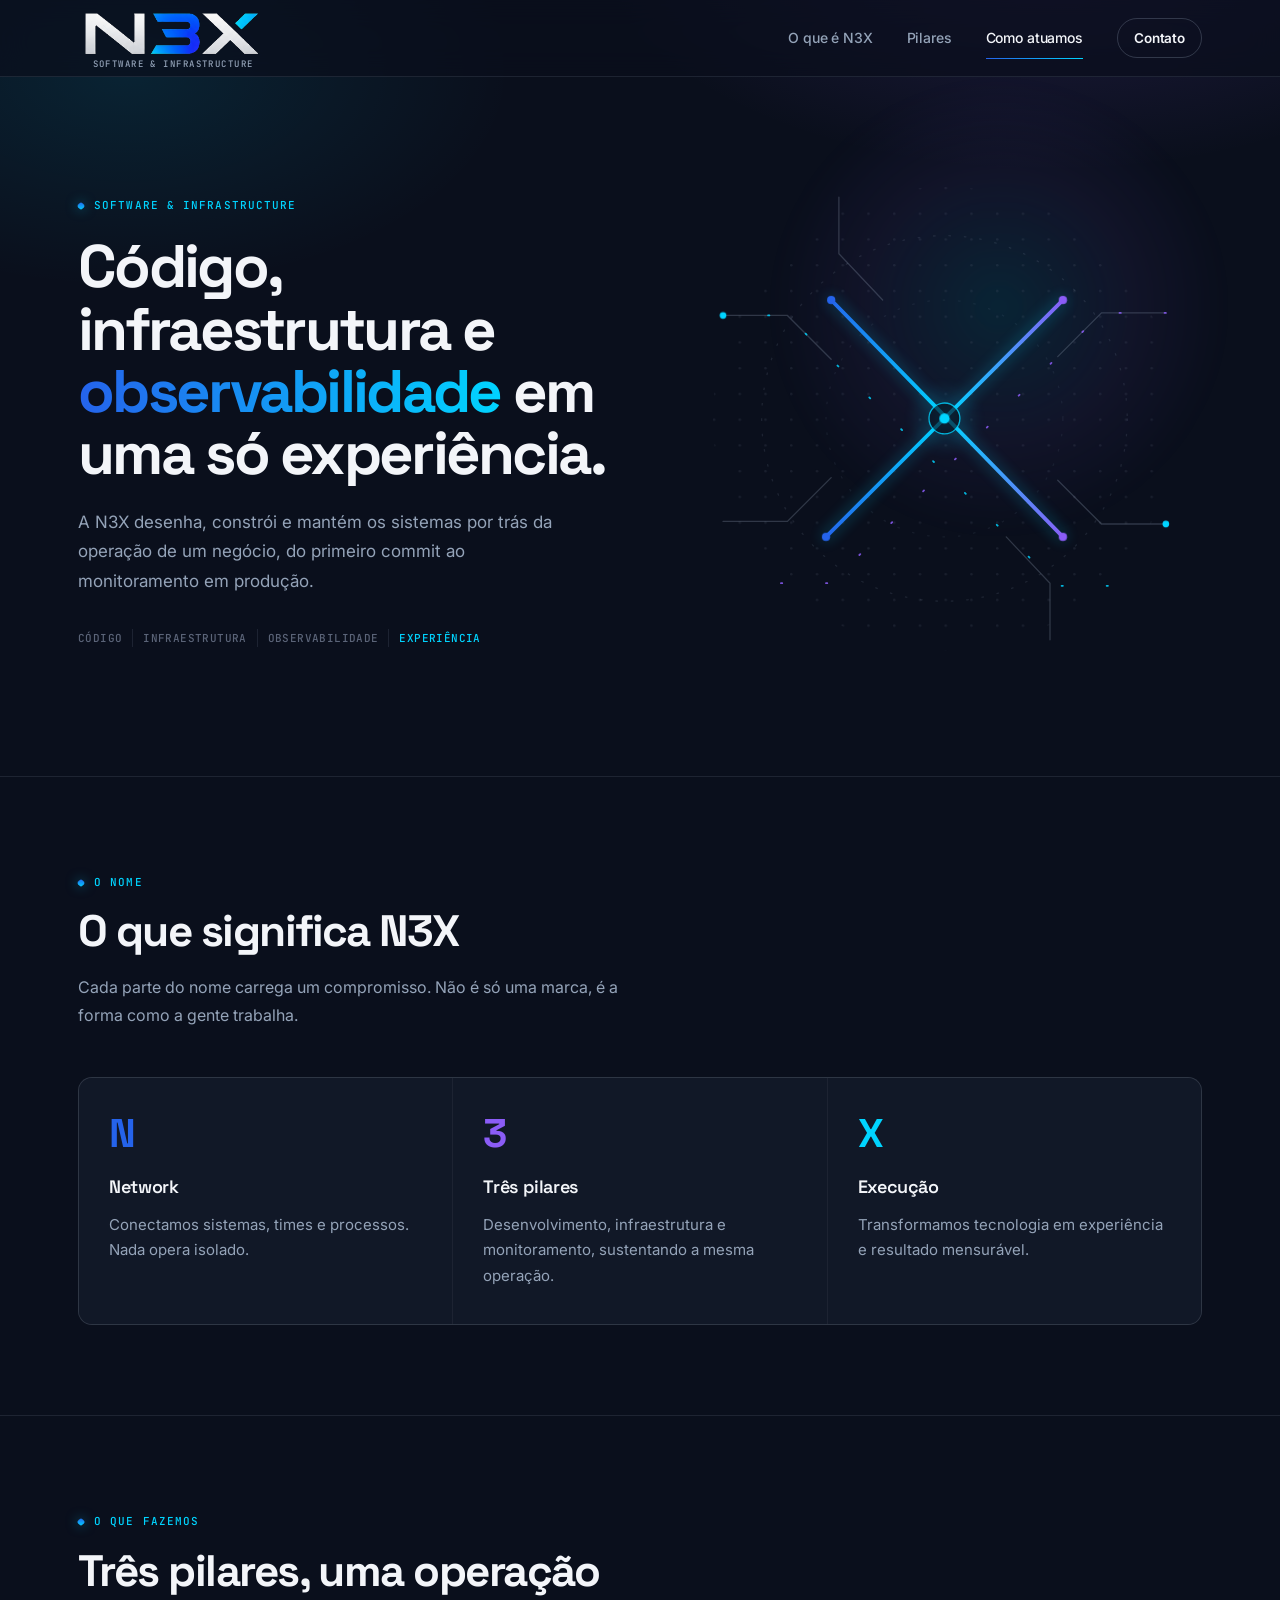
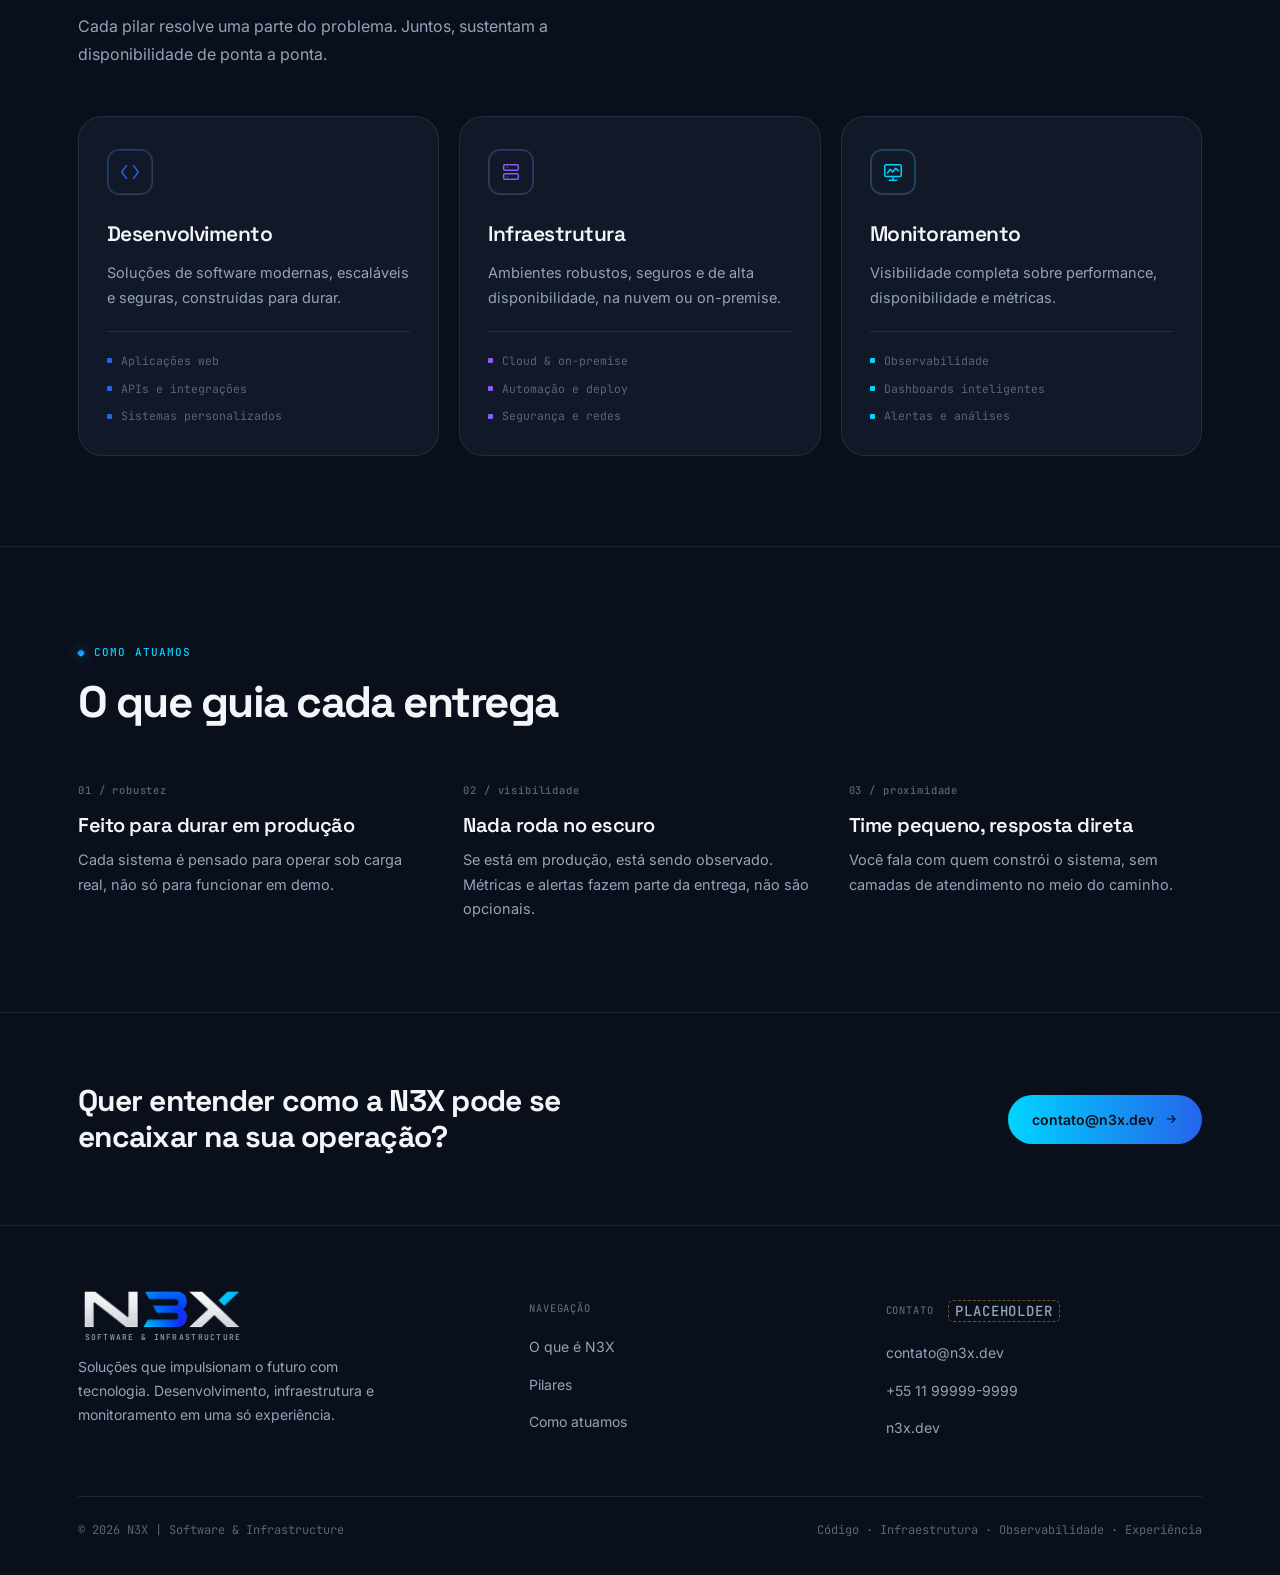
<file: index.html>
<!DOCTYPE html>
<html lang="pt-BR">
<head>
<meta charset="UTF-8" />
<meta name="viewport" content="width=device-width, initial-scale=1.0" />
<title>N3X | Software &amp; Infrastructure</title>
<meta name="description" content="N3X conecta desenvolvimento, infraestrutura e monitoramento em uma só experiência." />
<link rel="icon" type="image/png" sizes="16x16" href="assets/icons/favicon-16.png?v=2">
<link rel="icon" type="image/png" sizes="32x32" href="assets/icons/favicon-32.png?v=2">
<link rel="apple-touch-icon" sizes="192x192" href="assets/icons/favicon-192.png?v=2">

<!--
  ============================================================================
  N3X — LANDING PAGE
  ============================================================================
  Estrutura HTML com estilos externos em styles.css, pronta para deploy em
  qualquer host estático (Vercel, Netlify, GitHub Pages, S3, etc).

  Ver README.md (entregue junto) para:
   - explicação de cada seção
   - onde trocar conteúdo placeholder por conteúdo real
   - como os tokens de marca (cor/tipografia) foram definidos
  ============================================================================
-->

<link rel="preconnect" href="https://fonts.googleapis.com">
<link rel="preconnect" href="https://fonts.gstatic.com" crossorigin>
<link href="https://fonts.googleapis.com/css2?family=Space+Grotesk:wght@500;600;700&family=Inter:wght@400;500;600&family=JetBrains+Mono:wght@400;500&display=swap" rel="stylesheet">
<link rel="stylesheet" href="styles.css">
</head>
<body>

<!-- ==========================================================================
     HEADER
     ========================================================================== -->
<header>
  <div class="wrap nav-inner">
    <a href="#top" class="logo" aria-label="N3X — início">
      <img src="assets/brand/n3x-wordmark-transparent.png" alt="N3X">
      <span>Software &amp; Infrastructure</span>
    </a>

    <button class="nav-toggle" id="navToggle" aria-label="Abrir menu" aria-expanded="false">
      <svg viewBox="0 0 24 24" fill="none" stroke="currentColor" stroke-width="1.6"><path d="M4 7h16M4 12h16M4 17h16"/></svg>
    </button>

    <nav class="nav-links" id="navLinks">
      <a href="#significado">O que é N3X</a>
      <a href="#pilares">Pilares</a>
      <a href="#compromisso">Como atuamos</a>
      <a href="#contato" class="nav-contact">Contato</a>
    </nav>
  </div>
</header>

<main id="top">

  <!-- ==========================================================================
       HERO
       ========================================================================== -->
  <section class="hero">
    <div class="wrap hero-grid">
      <div>
        <span class="eyebrow">Software &amp; Infrastructure</span>
        <h1>Código, infraestrutura e <span class="grad-text">observabilidade</span> em uma só experiência.</h1>
        <p class="lede">
          A N3X desenha, constrói e mantém os sistemas por trás da operação de um negócio,
          do primeiro commit ao monitoramento em produção.
        </p>
        <div class="hero-tagline">
          <span>Código</span><span>Infraestrutura</span><span>Observabilidade</span><span>Experiência</span>
        </div>
      </div>

      <!-- assinatura visual: malha de nós que se resolve na letra X -->
      <div class="hero-visual" aria-hidden="true">
        <svg viewBox="0 0 400 400">
          <defs>
            <linearGradient id="xGradientA" x1="105" y1="105" x2="295" y2="295" gradientUnits="userSpaceOnUse">
              <stop offset="0" stop-color="var(--blue)" />
              <stop offset=".5" stop-color="var(--cyan)" />
              <stop offset="1" stop-color="var(--purple)" />
            </linearGradient>
            <linearGradient id="xGradientB" x1="295" y1="105" x2="105" y2="295" gradientUnits="userSpaceOnUse">
              <stop offset="0" stop-color="var(--purple)" />
              <stop offset=".5" stop-color="var(--cyan)" />
              <stop offset="1" stop-color="var(--blue)" />
            </linearGradient>
            <pattern id="dotGrid" width="20" height="20" patternUnits="userSpaceOnUse">
              <circle cx="1" cy="1" r="1" fill="var(--text-muted)" />
            </pattern>
            <filter id="softGlow" x="-60%" y="-60%" width="220%" height="220%">
              <feGaussianBlur stdDeviation="5" />
            </filter>
          </defs>

          <rect class="circuit-grid" x="20" y="20" width="360" height="360" rx="180" fill="url(#dotGrid)" />
          <circle class="orbit orbit-outer" cx="200" cy="200" r="142" />
          <circle class="orbit orbit-inner" cx="200" cy="200" r="92" />

          <!-- circuitos externos conectam a malha ao núcleo -->
          <path class="net-line mesh" d="M28 120 H78 L112 154" />
          <path class="net-line mesh" d="M372 118 H322 L288 152" />
          <path class="net-line mesh" d="M28 280 H78 L112 246" />
          <path class="net-line mesh" d="M372 282 H322 L288 248" />
          <path class="net-line mesh" d="M118 28 V72 L152 108" />
          <path class="net-line mesh" d="M282 372 V328 L248 292" />

          <!-- sinais percorrem dois circuitos em sentidos opostos -->
          <path class="signal-line signal-one" d="M28 120 H78 L112 154 L200 242 L288 330 H350" />
          <path class="signal-line signal-two" d="M372 118 H322 L288 152 L200 240 L112 328 H50" />

          <!-- X central com dupla camada para profundidade -->
          <path class="x-glow" d="M112 108 L292 292" />
          <path class="x-glow" d="M292 108 L108 292" />
          <path class="net-line x-main x-a" d="M112 108 L292 292" />
          <path class="net-line x-main x-b" d="M292 108 L108 292" />

          <circle class="core-halo" cx="200" cy="200" r="24" />
          <circle class="core-ring" cx="200" cy="200" r="12" />
          <circle class="net-node net-node-5" cx="200" cy="200" r="4" fill="var(--cyan)" />

          <!-- nós pulsantes nos pontos de conexão -->
          <circle class="net-node net-node-1" cx="112" cy="108" r="3.2" fill="var(--blue)" />
          <circle class="net-node net-node-2" cx="292" cy="108" r="3.2" fill="var(--purple)" />
          <circle class="net-node net-node-3" cx="292" cy="292" r="3.2" fill="var(--purple)" />
          <circle class="net-node net-node-4" cx="108" cy="292" r="3.2" fill="var(--blue)" />
          <circle class="net-node net-node-6" cx="28" cy="120" r="2.6" fill="var(--cyan)" />
          <circle class="net-node net-node-7" cx="372" cy="282" r="2.6" fill="var(--cyan)" />
        </svg>
      </div>
    </div>
  </section>

  <!-- ==========================================================================
       O QUE SIGNIFICA N3X — estrutura literal N / 3 / X
       ========================================================================== -->
  <section class="meaning" id="significado">
    <div class="wrap">
      <span class="eyebrow">O nome</span>
      <h2 class="section-title">O que significa N3X</h2>
      <p class="section-lede">Cada parte do nome carrega um compromisso. Não é só uma marca, é a forma como a gente trabalha.</p>

      <div class="meaning-grid">
        <div class="meaning-item">
          <span class="meaning-letter">N</span>
          <h3>Network</h3>
          <p>Conectamos sistemas, times e processos. Nada opera isolado.</p>
        </div>
        <div class="meaning-item">
          <span class="meaning-letter">3</span>
          <h3>Três pilares</h3>
          <p>Desenvolvimento, infraestrutura e monitoramento, sustentando a mesma operação.</p>
        </div>
        <div class="meaning-item">
          <span class="meaning-letter">X</span>
          <h3>Execução</h3>
          <p>Transformamos tecnologia em experiência e resultado mensurável.</p>
        </div>
      </div>
    </div>
  </section>

  <!-- ==========================================================================
       PILARES — conteúdo extraído diretamente do manual de marca
       ========================================================================== -->
  <section class="pillars" id="pilares">
    <div class="wrap">
      <div class="pillars-head">
        <div>
          <span class="eyebrow">O que fazemos</span>
          <h2 class="section-title">Três pilares, uma operação</h2>
          <p class="section-lede">Cada pilar resolve uma parte do problema. Juntos, sustentam a disponibilidade de ponta a ponta.</p>
        </div>
      </div>

      <div class="pillars-grid">
        <!-- Desenvolvimento -->
        <article class="pillar-card">
          <div class="pillar-icon">
            <svg viewBox="0 0 24 24" fill="none" stroke="currentColor" stroke-width="1.6" stroke-linecap="round" stroke-linejoin="round"><path d="M8 5 3 12l5 7M16 5l5 7-5 7"/></svg>
          </div>
          <h3>Desenvolvimento</h3>
          <p>Soluções de software modernas, escaláveis e seguras, construídas para durar.</p>
          <ul class="pillar-list">
            <li>Aplicações web</li>
            <li>APIs e integrações</li>
            <li>Sistemas personalizados</li>
          </ul>
        </article>

        <!-- Infraestrutura -->
        <article class="pillar-card">
          <div class="pillar-icon">
            <svg viewBox="0 0 24 24" fill="none" stroke="currentColor" stroke-width="1.6" stroke-linecap="round" stroke-linejoin="round"><rect x="4" y="4" width="16" height="6" rx="1.4"/><rect x="4" y="14" width="16" height="6" rx="1.4"/><circle cx="8" cy="7" r=".6" fill="currentColor" stroke="none"/><circle cx="8" cy="17" r=".6" fill="currentColor" stroke="none"/></svg>
          </div>
          <h3>Infraestrutura</h3>
          <p>Ambientes robustos, seguros e de alta disponibilidade, na nuvem ou on-premise.</p>
          <ul class="pillar-list">
            <li>Cloud &amp; on-premise</li>
            <li>Automação e deploy</li>
            <li>Segurança e redes</li>
          </ul>
        </article>

        <!-- Monitoramento -->
        <article class="pillar-card">
          <div class="pillar-icon">
            <svg viewBox="0 0 24 24" fill="none" stroke="currentColor" stroke-width="1.6" stroke-linecap="round" stroke-linejoin="round"><rect x="3" y="4" width="18" height="13" rx="1.6"/><path d="M8 21h8M12 17v4"/><path d="M6 13l3-4 2.5 3L15 8l3 3"/></svg>
          </div>
          <h3>Monitoramento</h3>
          <p>Visibilidade completa sobre performance, disponibilidade e métricas.</p>
          <ul class="pillar-list">
            <li>Observabilidade</li>
            <li>Dashboards inteligentes</li>
            <li>Alertas e análises</li>
          </ul>
        </article>
      </div>
    </div>
  </section>

  <!-- ==========================================================================
       COMO ATUAMOS — seção institucional (conteúdo redigido, sem dado real
       da empresa ainda — ver README para substituir)
       ========================================================================== -->
  <section class="commitment" id="compromisso">
    <div class="wrap">
      <span class="eyebrow">Como atuamos</span>
      <h2 class="section-title">O que guia cada entrega</h2>

      <div class="commitment-grid">
        <div class="commitment-item">
          <span class="num">01 / robustez</span>
          <h3>Feito para durar em produção</h3>
          <p>Cada sistema é pensado para operar sob carga real, não só para funcionar em demo.</p>
        </div>
        <div class="commitment-item">
          <span class="num">02 / visibilidade</span>
          <h3>Nada roda no escuro</h3>
          <p>Se está em produção, está sendo observado. Métricas e alertas fazem parte da entrega, não são opcionais.</p>
        </div>
        <div class="commitment-item">
          <span class="num">03 / proximidade</span>
          <h3>Time pequeno, resposta direta</h3>
          <p>Você fala com quem constrói o sistema, sem camadas de atendimento no meio do caminho.</p>
        </div>
      </div>
    </div>
  </section>

  <!-- ==========================================================================
       CTA INSTITUCIONAL (discreto, sem apelo comercial forte)
       ========================================================================== -->
  <section class="cta-band">
    <div class="wrap cta-inner">
      <h2>Quer entender como a N3X pode se encaixar na sua operação?</h2>
      <a class="cta-link" href="mailto:contato@n3x.dev">
        contato@n3x.dev
        <svg width="14" height="14" viewBox="0 0 24 24" fill="none" stroke="currentColor" stroke-width="2"><path d="M5 12h14M13 6l6 6-6 6"/></svg>
      </a>
    </div>
  </section>

</main>

<!-- ==========================================================================
     FOOTER
     ========================================================================== -->
<footer id="contato">
  <div class="wrap">
    <div class="footer-grid">
      <div class="footer-brand">
        <a href="#top" class="logo footer-logo" aria-label="N3X — início">
          <img src="assets/brand/n3x-wordmark-transparent.png" alt="N3X">
          <span>Software &amp; Infrastructure</span>
        </a>
        <p>Soluções que impulsionam o futuro com tecnologia. Desenvolvimento, infraestrutura e monitoramento em uma só experiência.</p>
      </div>

      <div class="footer-col">
        <h4>Navegação</h4>
        <ul>
          <li><a href="#significado">O que é N3X</a></li>
          <li><a href="#pilares">Pilares</a></li>
          <li><a href="#compromisso">Como atuamos</a></li>
        </ul>
      </div>

      <div class="footer-col">
        <h4>Contato <span class="placeholder-flag">placeholder</span></h4>
        <ul>
          <li><a href="mailto:contato@n3x.dev">contato@n3x.dev</a></li>
          <li><span>+55 11 99999-9999</span></li>
          <li><a href="https://n3x.dev" target="_blank" rel="noopener">n3x.dev</a></li>
        </ul>
      </div>
    </div>

    <div class="footer-bottom">
      <span>© 2026 N3X | Software &amp; Infrastructure</span>
      <span>Código · Infraestrutura · Observabilidade · Experiência</span>
    </div>
  </div>
</footer>

<script src="script.js"></script>

</body>
</html>
</file>
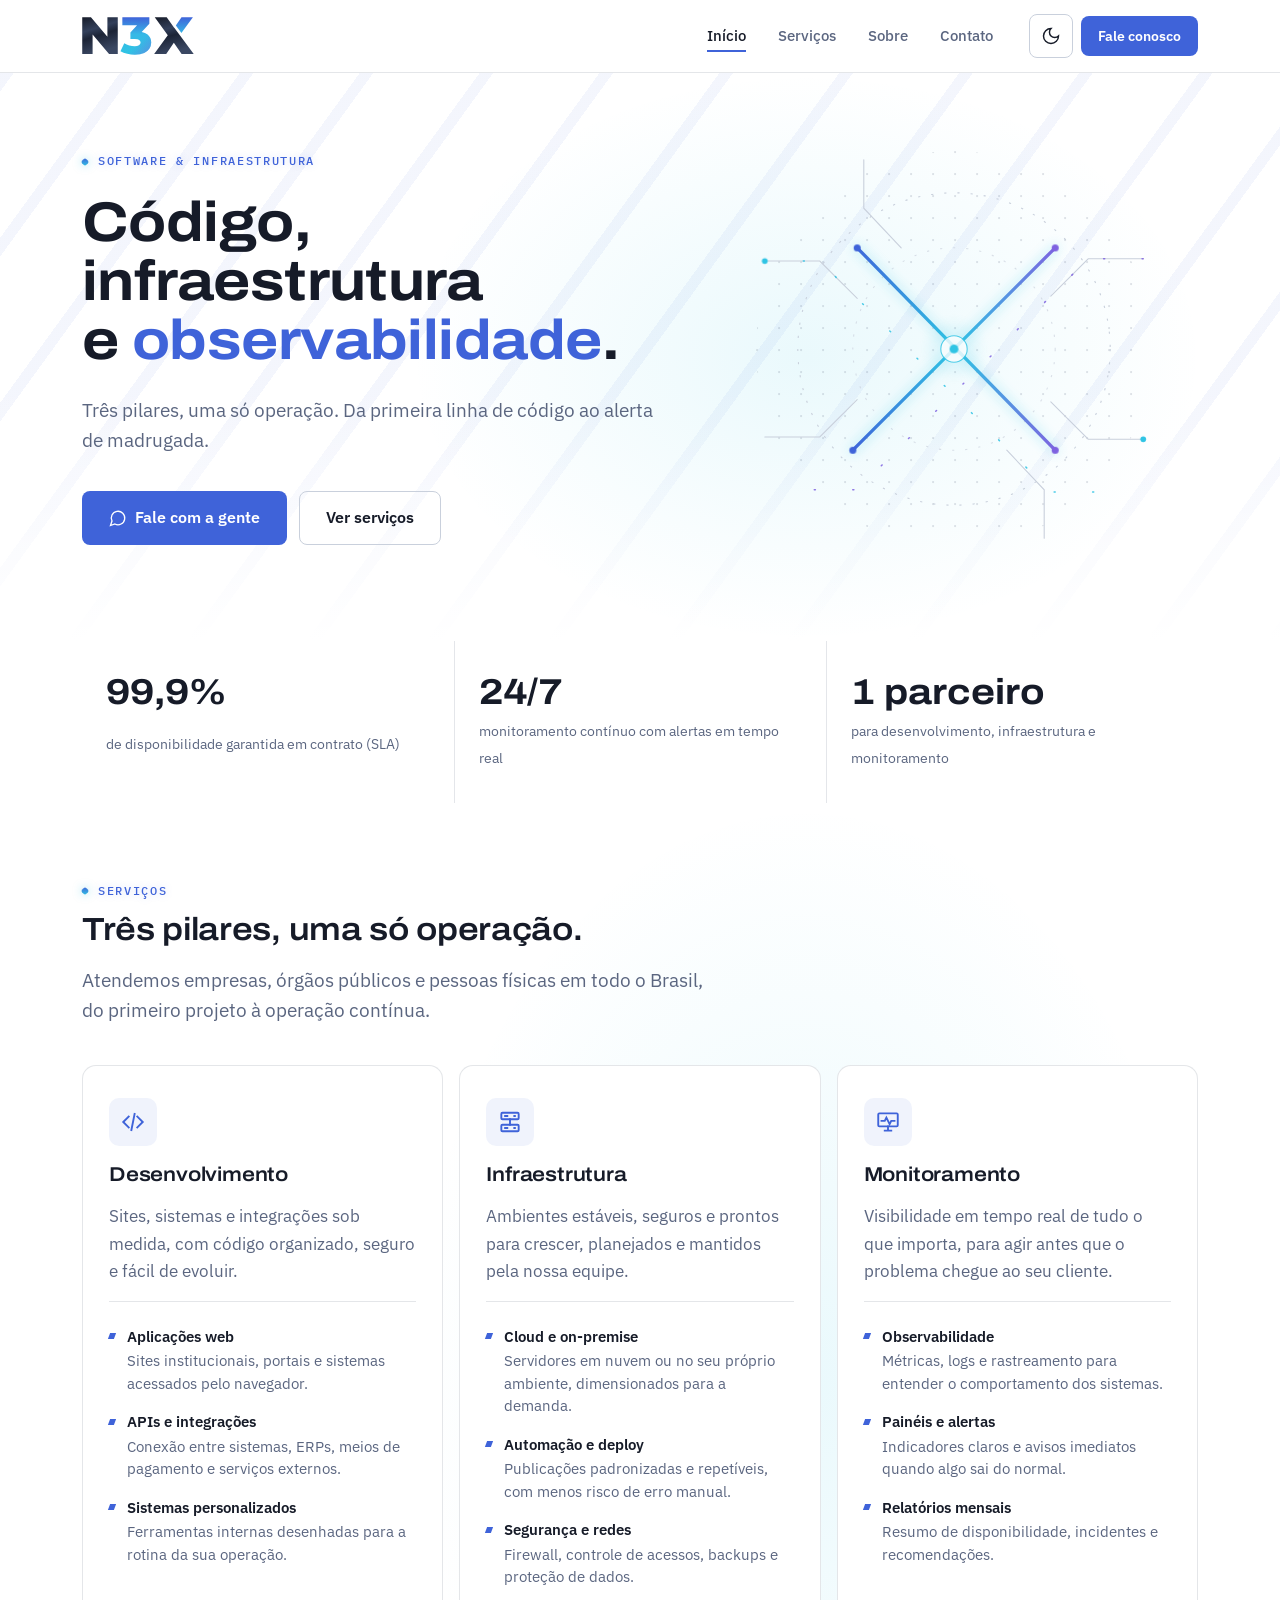
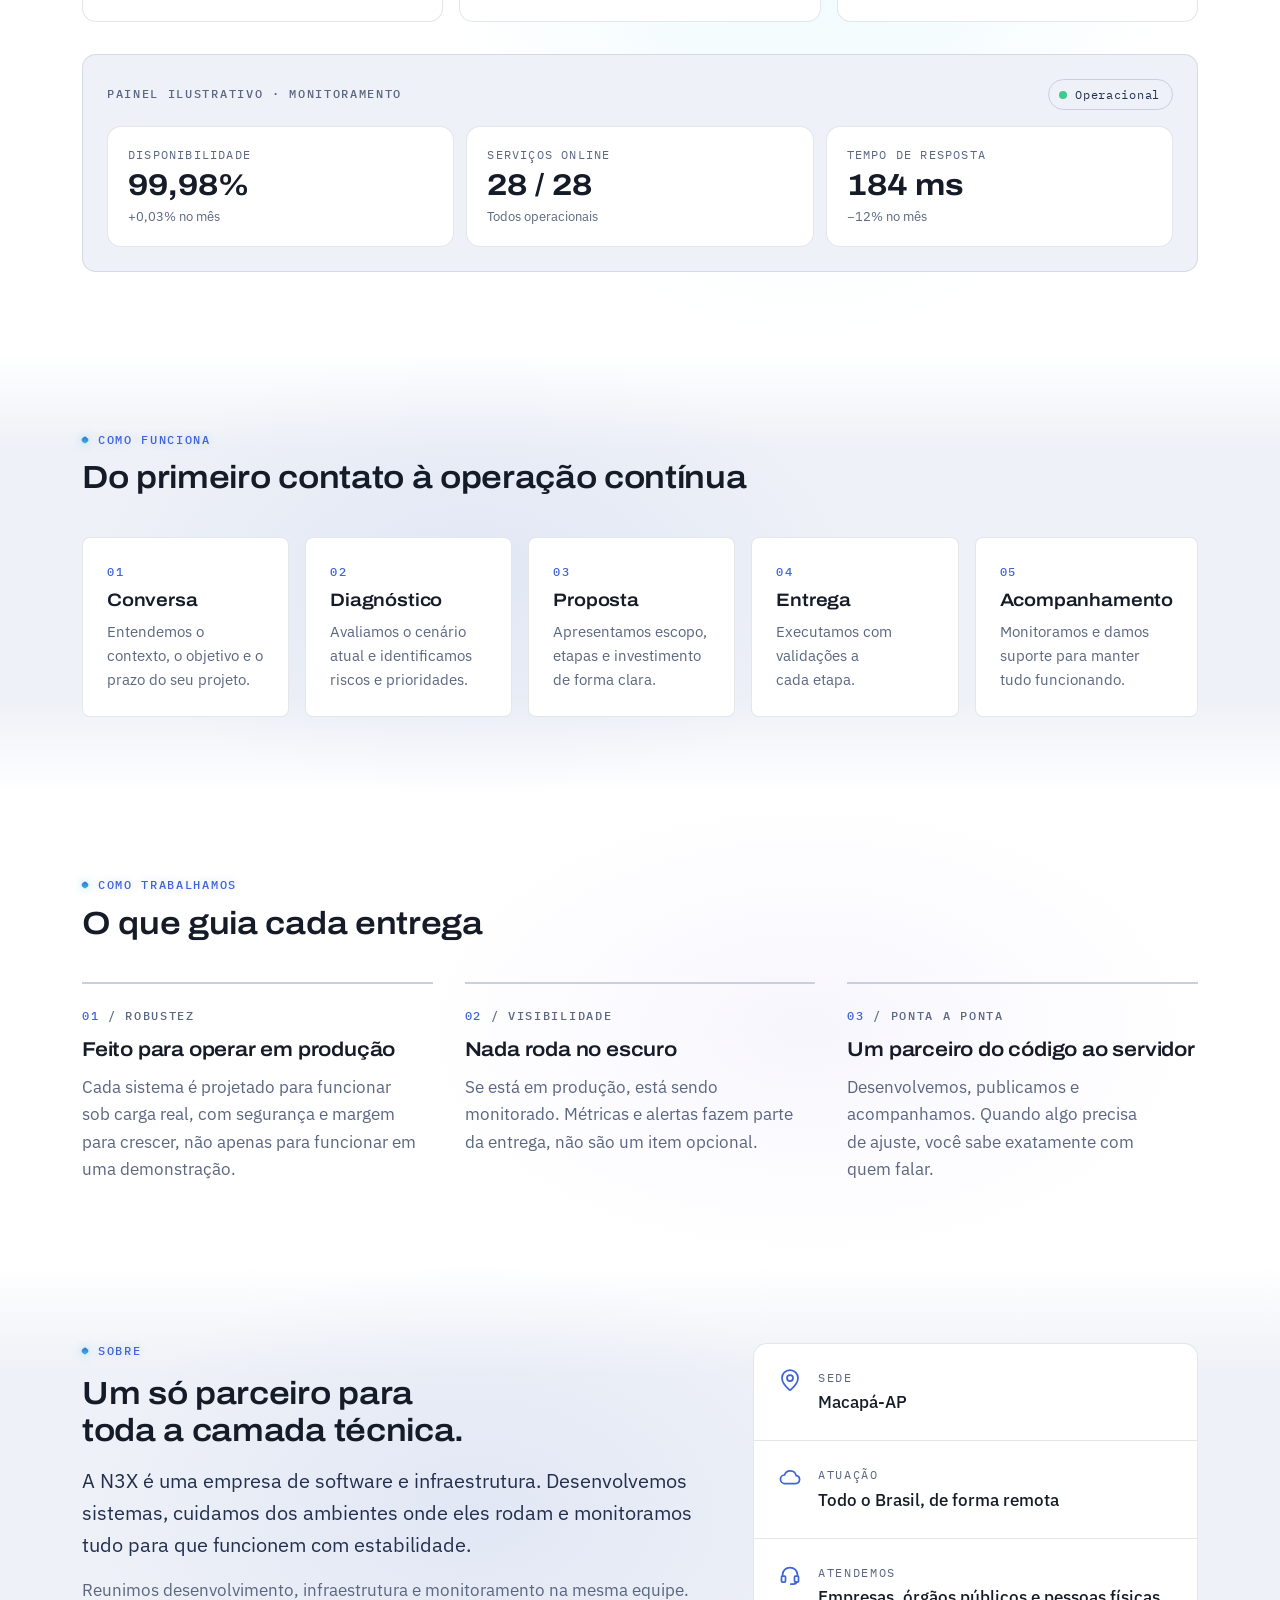
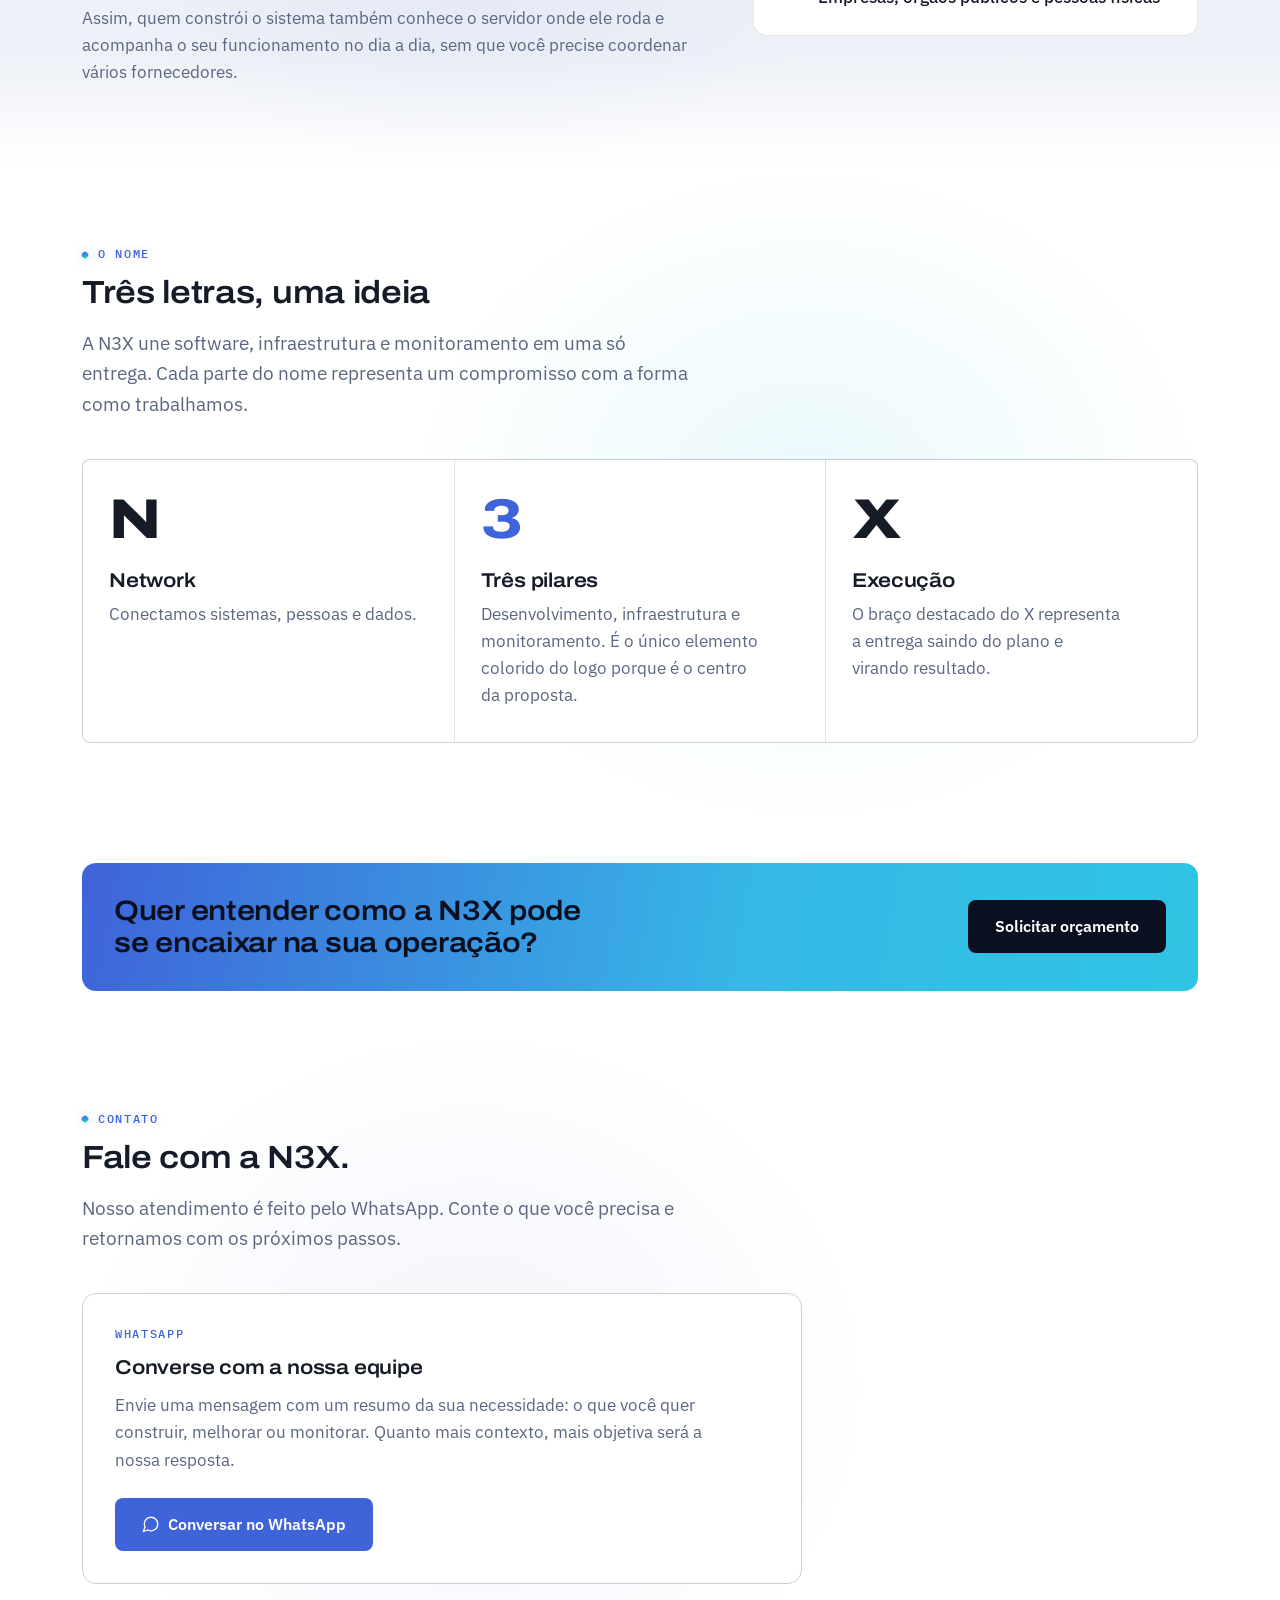
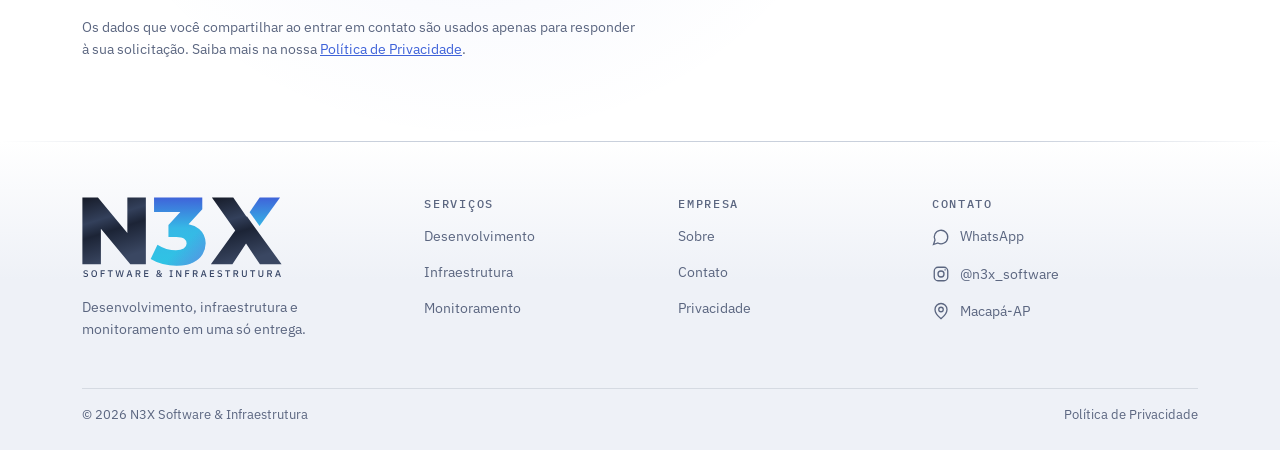
<file: public/index.html>
<!DOCTYPE html>
<html lang="pt-BR" data-theme="dark">
<head>
<meta charset="utf-8">
<meta name="viewport" content="width=device-width, initial-scale=1, viewport-fit=cover">
<title>N3X | Software &amp; Infraestrutura</title>
<meta name="description" content="Desenvolvimento de software, infraestrutura e monitoramento em uma só entrega. Atendemos empresas, órgãos públicos e pessoas físicas em todo o Brasil.">
<link rel="canonical" href="https://n3x.com.br/">
<meta property="og:url" content="https://n3x.com.br/">
<meta property="og:title" content="N3X | Software &amp; Infraestrutura">
<meta property="og:description" content="Código, infraestrutura e observabilidade. Três pilares, uma só operação.">
<!-- ▼ BLOCO: head -->
<meta name="theme-color" content="#161B28" media="(prefers-color-scheme: dark)">
<meta name="theme-color" content="#FFFFFF" media="(prefers-color-scheme: light)">
<meta property="og:type" content="website">
<meta property="og:locale" content="pt_BR">
<meta property="og:site_name" content="N3X Software &amp; Infraestrutura">
<meta property="og:image" content="https://n3x.com.br/assets/og/n3x-og.png">
<meta property="og:image:width" content="1200">
<meta property="og:image:height" content="630">
<meta property="og:image:alt" content="N3X Software &amp; Infraestrutura">
<meta name="twitter:card" content="summary_large_image">
<link rel="icon" href="assets/favicon/favicon.svg" type="image/svg+xml">
<link rel="icon" href="assets/favicon/favicon-32.png" sizes="32x32" type="image/png">
<link rel="icon" href="assets/favicon/favicon-16.png" sizes="16x16" type="image/png">
<link rel="apple-touch-icon" href="assets/favicon/favicon-180.png">
<link rel="manifest" href="site.webmanifest">
<link rel="preload" href="assets/fonts/archivo-latin-variable.woff2" as="font" type="font/woff2" crossorigin>
<link rel="preload" href="assets/fonts/ibm-plex-sans-latin-400.woff2" as="font" type="font/woff2" crossorigin>
<link rel="stylesheet" href="css/tokens.css?v=14">
<link rel="stylesheet" href="css/fonts.css?v=14">
<link rel="stylesheet" href="css/theme.css?v=14">
<link rel="stylesheet" href="css/base.css?v=14">
<link rel="stylesheet" href="css/components.css?v=14">
<link rel="stylesheet" href="css/pages.css?v=14">
<script src="js/tema-inicial.js?v=14"></script>
<script src="js/main.js?v=14" defer></script>
<!-- ▲ BLOCO: head -->
<script type="application/ld+json">
{
  "@context": "https://schema.org",
  "@type": "ProfessionalService",
  "name": "N3X Software & Infraestrutura",
  "alternateName": "N3X",
  "url": "https://n3x.com.br/",
  "logo": "https://n3x.com.br/assets/favicon/favicon-512.png",
  "image": "https://n3x.com.br/assets/og/n3x-og.png",
  "description": "Desenvolvimento de software, infraestrutura e monitoramento em uma só entrega.",
  "telephone": "+55-96-99187-8067",
  "address": {
    "@type": "PostalAddress",
    "addressLocality": "Macapá",
    "addressRegion": "AP",
    "addressCountry": "BR"
  },
  "areaServed": { "@type": "Country", "name": "Brasil" },
  "sameAs": ["https://www.instagram.com/n3x_software/"],
  "contactPoint": {
    "@type": "ContactPoint",
    "telephone": "+55-96-99187-8067",
    "contactType": "customer service",
    "availableLanguage": "Portuguese"
  }
}
</script>
</head>
<body>

<a class="pular-conteudo" href="#conteudo">Pular para o conteúdo</a>

<!-- ▼ BLOCO: cabecalho (em outras páginas, os links "#..." viram "index.html#...") -->
<!-- Ícones N3X: grade 24px, traço 1,75px, pontas retas (manual). Embutidos no
     HTML para funcionar também ao abrir o arquivo direto no navegador.
     Oficiais: desenvolvimento, infraestrutura, monitoramento, seguranca, nuvem,
     suporte. Demais: Lucide no mesmo padrão.
     Uso: <svg class="icone" aria-hidden="true"><use href="#i-nome"/></svg> -->
<svg xmlns="http://www.w3.org/2000/svg" hidden aria-hidden="true">
  <symbol id="i-desenvolvimento" viewBox="0 0 24 24"><path d="M8 7 3 12l5 5M16 7l5 5-5 5M13.5 4.5l-3 15"/></symbol>
  <symbol id="i-infraestrutura" viewBox="0 0 24 24"><rect x="4" y="3.5" width="16" height="6" rx="1"/><rect x="4" y="14.5" width="16" height="6" rx="1"/><path d="M7.5 6.5h2M7.5 17.5h2M16 6.5h.5M16 17.5h.5M12 9.5v5"/></symbol>
  <symbol id="i-monitoramento" viewBox="0 0 24 24"><rect x="3" y="4" width="18" height="12" rx="1"/><path d="M6 11h3l1.5-3 3 6 1.5-3h3M9 20h6M12 16v4"/></symbol>
  <symbol id="i-seguranca" viewBox="0 0 24 24"><path d="M12 3 5 6v5.5c0 4.2 3 7.6 7 9.5 4-1.9 7-5.3 7-9.5V6l-7-3Z"/><path d="m9 12 2.2 2.2L15.5 10"/></symbol>
  <symbol id="i-nuvem" viewBox="0 0 24 24"><path d="M7 18.5h10.5a4 4 0 0 0 .6-7.96A6 6 0 0 0 6.5 10a4.25 4.25 0 0 0 .5 8.5Z"/></symbol>
  <symbol id="i-suporte" viewBox="0 0 24 24"><path d="M4.5 13v-1a7.5 7.5 0 0 1 15 0v1"/><rect x="3.5" y="13" width="4" height="6" rx="1"/><rect x="16.5" y="13" width="4" height="6" rx="1"/><path d="M18.5 19c0 1.5-1.5 2-3.5 2h-2"/></symbol>
  <symbol id="i-mensagem" viewBox="0 0 24 24"><path d="M7.9 20A9 9 0 1 0 4 16.1L2 22Z"/></symbol>
  <symbol id="i-instagram" viewBox="0 0 24 24"><rect x="3" y="3" width="18" height="18" rx="5"/><circle cx="12" cy="12" r="4"/><path d="M17.5 6.5h.01"/></symbol>
  <symbol id="i-local" viewBox="0 0 24 24"><path d="M20 10c0 5-5.5 10.2-7.4 11.8a1 1 0 0 1-1.2 0C9.5 20.2 4 15 4 10a8 8 0 0 1 16 0Z"/><circle cx="12" cy="10" r="3"/></symbol>
  <symbol id="i-seta" viewBox="0 0 24 24"><path d="M5 12h14M13 6l6 6-6 6"/></symbol>
  <symbol id="i-seta-externa" viewBox="0 0 24 24"><path d="M7 17 17 7M8 7h9v9"/></symbol>
  <symbol id="i-menu" viewBox="0 0 24 24"><path d="M4 6h16M4 12h16M4 18h16"/></symbol>
  <symbol id="i-fechar" viewBox="0 0 24 24"><path d="M18 6 6 18M6 6l12 12"/></symbol>
  <symbol id="i-sol" viewBox="0 0 24 24"><circle cx="12" cy="12" r="4"/><path d="M12 2v2M12 20v2M4.9 4.9l1.4 1.4M17.7 17.7l1.4 1.4M2 12h2M20 12h2M6.3 17.7l-1.4 1.4M19.1 4.9l-1.4 1.4"/></symbol>
  <symbol id="i-lua" viewBox="0 0 24 24"><path d="M12 3a6 6 0 0 0 9 9 9 9 0 1 1-9-9Z"/></symbol>
  <symbol id="i-check" viewBox="0 0 24 24"><path d="M20 6 9 17l-5-5"/></symbol>
</svg>

<header class="cabecalho">
  <div class="container cabecalho__barra">
    <a class="marca" href="#inicio" aria-label="N3X, início">
      <img class="logo-escuro" src="assets/logo/n3x-logo-secundario-fundo-escuro.svg" alt="" width="112" height="39">
      <img class="logo-claro" src="assets/logo/n3x-logo-secundario-fundo-claro.svg" alt="" width="112" height="39">
    </a>
    <nav class="nav" id="navegacao" aria-label="Principal">
      <ul class="nav__lista">
        <li><a class="nav__link" href="#inicio">Início</a></li>
        <li><a class="nav__link" href="#servicos">Serviços</a></li>
        <li><a class="nav__link" href="#sobre">Sobre</a></li>
        <li><a class="nav__link" href="#contato">Contato</a></li>
      </ul>
    </nav>
    <div class="cabecalho__acoes">
      <button class="botao-icone botao-tema" type="button" data-botao-tema aria-label="Alternar tema" hidden>
        <svg class="icone icone-sol" aria-hidden="true"><use href="#i-sol"/></svg>
        <svg class="icone icone-lua" aria-hidden="true"><use href="#i-lua"/></svg>
      </button>
      <a class="btn btn--primario btn--sm cabecalho__cta" href="https://wa.me/5596991878067?text=Ol%C3%A1%21%20Vim%20pelo%20site%20da%20N3X%20e%20gostaria%20de%20conversar%20sobre%20um%20projeto." target="_blank" rel="noopener">Fale conosco</a>
      <button class="botao-icone botao-menu" type="button" data-botao-menu aria-controls="navegacao" aria-expanded="false" aria-label="Abrir menu">
        <svg class="icone icone-menu" aria-hidden="true"><use href="#i-menu"/></svg>
        <svg class="icone icone-fechar" aria-hidden="true"><use href="#i-fechar"/></svg>
      </button>
    </div>
  </div>
</header>
<!-- ▲ BLOCO: cabecalho -->

<main id="conteudo">

  <!-- ================================================================
       INÍCIO — texto e composição do banner do kit digital
       ================================================================ -->
  <section class="hero hero--simbolo grafismo" id="inicio" aria-labelledby="hero-titulo" data-luz="direita">
    <div class="container hero__grade">
      <div class="hero__conteudo">
        <span class="rotulo">Software &amp; Infraestrutura</span>
        <h1 id="hero-titulo">Código, infraestrutura e <em>observabilidade</em>.</h1>
        <p class="lede">Três pilares, uma só operação. Da primeira linha de código ao alerta de madrugada.</p>
        <div class="acoes">
          <a class="btn btn--primario btn--lg" href="https://wa.me/5596991878067?text=Ol%C3%A1%21%20Vim%20pelo%20site%20da%20N3X%20e%20gostaria%20de%20conversar%20sobre%20um%20projeto." target="_blank" rel="noopener">
            <svg class="icone" aria-hidden="true"><use href="#i-mensagem"/></svg>
            Fale com a gente
          </a>
          <a class="btn btn--secundario btn--lg" href="#servicos">Ver serviços</a>
        </div>
      </div>

      <!-- Símbolo X: malha de conexões que se resolve no X (execução).
           Animação só começa quando a seção fica visível; desativada com
           "reduzir movimento". Estilos em components.css > SÍMBOLO X. -->
      <figure class="simbolo-x" data-revelar aria-hidden="true">
        <svg viewBox="0 0 400 400">
          <defs>
            <linearGradient id="sx-degrade-a" x1="105" y1="105" x2="295" y2="295" gradientUnits="userSpaceOnUse">
              <stop offset="0" class="sx-cor-azul"/>
              <stop offset=".5" class="sx-cor-ciano"/>
              <stop offset="1" class="sx-cor-lilas"/>
            </linearGradient>
            <linearGradient id="sx-degrade-b" x1="295" y1="105" x2="105" y2="295" gradientUnits="userSpaceOnUse">
              <stop offset="0" class="sx-cor-lilas"/>
              <stop offset=".5" class="sx-cor-ciano"/>
              <stop offset="1" class="sx-cor-azul"/>
            </linearGradient>
            <pattern id="sx-pontos" width="20" height="20" patternUnits="userSpaceOnUse">
              <circle class="sx-ponto" cx="1" cy="1" r="1"/>
            </pattern>
            <filter id="sx-desfoque" x="-60%" y="-60%" width="220%" height="220%">
              <feGaussianBlur stdDeviation="5"/>
            </filter>
          </defs>

          <rect class="sx-grade" x="20" y="20" width="360" height="360" rx="180" fill="url(#sx-pontos)"/>
          <circle class="sx-orbita sx-orbita--externa" cx="200" cy="200" r="142"/>
          <circle class="sx-orbita sx-orbita--interna" cx="200" cy="200" r="92"/>

          <!-- circuitos externos conectam a malha ao núcleo -->
          <path class="sx-linha sx-malha" d="M28 120 H78 L112 154"/>
          <path class="sx-linha sx-malha" d="M372 118 H322 L288 152"/>
          <path class="sx-linha sx-malha" d="M28 280 H78 L112 246"/>
          <path class="sx-linha sx-malha" d="M372 282 H322 L288 248"/>
          <path class="sx-linha sx-malha" d="M118 28 V72 L152 108"/>
          <path class="sx-linha sx-malha" d="M282 372 V328 L248 292"/>

          <!-- sinais percorrem dois circuitos em sentidos opostos -->
          <path class="sx-sinal sx-sinal--1" d="M28 120 H78 L112 154 L200 242 L288 330 H350"/>
          <path class="sx-sinal sx-sinal--2" d="M372 118 H322 L288 152 L200 240 L112 328 H50"/>

          <!-- X central com dupla camada para profundidade -->
          <path class="sx-brilho" d="M112 108 L292 292"/>
          <path class="sx-brilho" d="M292 108 L108 292"/>
          <path class="sx-linha sx-x sx-x--a" d="M112 108 L292 292"/>
          <path class="sx-linha sx-x sx-x--b" d="M292 108 L108 292"/>

          <circle class="sx-halo" cx="200" cy="200" r="24"/>
          <circle class="sx-anel" cx="200" cy="200" r="12"/>
          <circle class="sx-no sx-no--ciano sx-no--5" cx="200" cy="200" r="4"/>

          <!-- nós nos pontos de conexão -->
          <circle class="sx-no sx-no--azul sx-no--1" cx="112" cy="108" r="3.2"/>
          <circle class="sx-no sx-no--lilas sx-no--2" cx="292" cy="108" r="3.2"/>
          <circle class="sx-no sx-no--lilas sx-no--3" cx="292" cy="292" r="3.2"/>
          <circle class="sx-no sx-no--azul sx-no--4" cx="108" cy="292" r="3.2"/>
          <circle class="sx-no sx-no--ciano sx-no--6" cx="28" cy="120" r="2.6"/>
          <circle class="sx-no sx-no--ciano sx-no--7" cx="372" cy="282" r="2.6"/>
        </svg>
      </figure>
    </div>
  </section>

  <!-- DESTAQUES — os dois primeiros são dados de demonstração (docs/decisoes.md) -->
  <section class="destaques-secao" aria-label="Destaques">
    <div class="container">
      <dl class="destaques">
        <div class="destaque" data-demo>
          <dt class="sr-only">Disponibilidade</dt>
          <dd><b>99,9%</b></dd>
          <dd><span>de disponibilidade garantida em contrato (SLA)</span></dd>
        </div>
        <div class="destaque" data-demo>
          <dt class="sr-only">Monitoramento</dt>
          <dd><b>24/7</b></dd>
          <dd><span>monitoramento contínuo com alertas em tempo real</span></dd>
        </div>
        <div class="destaque">
          <dt class="sr-only">Atendimento</dt>
          <dd><b>1 parceiro</b></dd>
          <dd><span>para desenvolvimento, infraestrutura e monitoramento</span></dd>
        </div>
      </dl>
    </div>
  </section>

  <!-- ================================================================
       SERVIÇOS — cards do kit digital com a descrição de cada item
       ================================================================ -->
  <section class="secao" id="servicos" aria-labelledby="servicos-titulo" data-luz="direita">
    <div class="container">
      <div class="secao-cab" data-revelar>
        <span class="rotulo">Serviços</span>
        <h2 id="servicos-titulo">Três pilares, uma só operação.</h2>
        <p class="lede">Atendemos empresas, órgãos públicos e pessoas físicas em todo o Brasil, do primeiro projeto à operação contínua.</p>
      </div>

      <div class="cards-servico" data-revelar>
        <article class="card-servico" id="desenvolvimento" aria-labelledby="desenvolvimento-titulo">
          <span class="icone-caixa"><svg class="icone" aria-hidden="true"><use href="#i-desenvolvimento"/></svg></span>
          <h3 id="desenvolvimento-titulo">Desenvolvimento</h3>
          <p>Sites, sistemas e integrações sob medida, com código organizado, seguro e fácil de evoluir.</p>
          <ul class="lista-servico">
            <li><b>Aplicações web</b>Sites institucionais, portais e sistemas acessados pelo navegador.</li>
            <li><b>APIs e integrações</b>Conexão entre sistemas, ERPs, meios de pagamento e serviços externos.</li>
            <li><b>Sistemas personalizados</b>Ferramentas internas desenhadas para a rotina da sua operação.</li>
          </ul>
        </article>

        <article class="card-servico" id="infraestrutura" aria-labelledby="infraestrutura-titulo">
          <span class="icone-caixa"><svg class="icone" aria-hidden="true"><use href="#i-infraestrutura"/></svg></span>
          <h3 id="infraestrutura-titulo">Infraestrutura</h3>
          <p>Ambientes estáveis, seguros e prontos para crescer, planejados e mantidos pela nossa equipe.</p>
          <ul class="lista-servico">
            <li><b>Cloud e on-premise</b>Servidores em nuvem ou no seu próprio ambiente, dimensionados para a demanda.</li>
            <li><b>Automação e deploy</b>Publicações padronizadas e repetíveis, com menos risco de erro manual.</li>
            <li><b>Segurança e redes</b>Firewall, controle de acessos, backups e proteção de dados.</li>
          </ul>
        </article>

        <article class="card-servico" id="monitoramento" aria-labelledby="monitoramento-titulo">
          <span class="icone-caixa"><svg class="icone" aria-hidden="true"><use href="#i-monitoramento"/></svg></span>
          <h3 id="monitoramento-titulo">Monitoramento</h3>
          <p>Visibilidade em tempo real de tudo o que importa, para agir antes que o problema chegue ao seu cliente.</p>
          <ul class="lista-servico">
            <li><b>Observabilidade</b>Métricas, logs e rastreamento para entender o comportamento dos sistemas.</li>
            <li><b>Painéis e alertas</b>Indicadores claros e avisos imediatos quando algo sai do normal.</li>
            <li data-demo><b>Relatórios mensais</b>Resumo de disponibilidade, incidentes e recomendações.</li>
          </ul>
        </article>
      </div>

      <!-- Painel ilustrativo — dados de demonstração (docs/decisoes.md) -->
      <figure class="painel-demo painel-demo--servicos" data-revelar data-demo aria-labelledby="painel-legenda">
        <div class="painel-demo__cab">
          <span class="rotulo" id="painel-legenda">Painel ilustrativo · Monitoramento</span>
          <span class="status">Operacional</span>
        </div>
        <div class="painel-demo__metricas">
          <div class="metrica"><span>Disponibilidade</span><b>99,98%</b><small>+0,03% no mês</small></div>
          <div class="metrica"><span>Serviços online</span><b>28 / 28</b><small>Todos operacionais</small></div>
          <div class="metrica"><span>Tempo de resposta</span><b>184 ms</b><small>−12% no mês</small></div>
        </div>
      </figure>
    </div>
  </section>

  <!-- COMO FUNCIONA -->
  <section class="secao secao--alt" id="processo" aria-labelledby="processo-titulo" data-luz="esquerda">
    <div class="container">
      <div class="secao-cab" data-revelar>
        <span class="rotulo">Como funciona</span>
        <h2 id="processo-titulo">Do primeiro contato à operação contínua</h2>
      </div>
      <ol class="passos" data-revelar>
        <li class="passo"><h3>Conversa</h3><p>Entendemos o contexto, o objetivo e o prazo do seu projeto.</p></li>
        <li class="passo"><h3>Diagnóstico</h3><p>Avaliamos o cenário atual e identificamos riscos e prioridades.</p></li>
        <li class="passo"><h3>Proposta</h3><p>Apresentamos escopo, etapas e investimento de forma clara.</p></li>
        <li class="passo"><h3>Entrega</h3><p>Executamos com validações a cada etapa.</p></li>
        <li class="passo"><h3>Acompanhamento</h3><p>Monitoramos e damos suporte para manter tudo funcionando.</p></li>
      </ol>
    </div>
  </section>

  <!-- COMO TRABALHAMOS -->
  <section class="secao" aria-labelledby="principios-titulo" data-luz="direita-lilas">
    <div class="container">
      <div class="secao-cab" data-revelar>
        <span class="rotulo">Como trabalhamos</span>
        <h2 id="principios-titulo">O que guia cada entrega</h2>
      </div>

      <div class="principios">
        <article class="principio" data-revelar>
          <span class="rotulo"><b>01</b> / Robustez</span>
          <h3>Feito para operar em produção</h3>
          <p>Cada sistema é projetado para funcionar sob carga real, com segurança e margem para crescer, não apenas para funcionar em uma demonstração.</p>
        </article>
        <article class="principio" data-revelar>
          <span class="rotulo"><b>02</b> / Visibilidade</span>
          <h3>Nada roda no escuro</h3>
          <p>Se está em produção, está sendo monitorado. Métricas e alertas fazem parte da entrega, não são um item opcional.</p>
        </article>
        <article class="principio" data-revelar>
          <span class="rotulo"><b>03</b> / Ponta a ponta</span>
          <h3>Um parceiro do código ao servidor</h3>
          <p>Desenvolvemos, publicamos e acompanhamos. Quando algo precisa de ajuste, você sabe exatamente com quem falar.</p>
        </article>
      </div>
    </div>
  </section>

  <!-- CLIENTES — oculta até existirem logos. Para ativar, ver README.md > "Clientes". -->
  <section class="secao" id="clientes" aria-labelledby="clientes-titulo" hidden>
    <div class="container">
      <div class="secao-cab" data-revelar>
        <span class="rotulo">Clientes</span>
        <h2 id="clientes-titulo">Quem confia na N3X</h2>
      </div>
      <ul class="clientes" data-revelar>
        <!-- <li><img src="assets/clientes/nome-do-cliente.svg" alt="Nome do cliente" width="140" height="48" loading="lazy"></li> -->
      </ul>
    </div>
  </section>

  <!-- ================================================================
       SOBRE
       ================================================================ -->
  <section class="secao secao--alt" id="sobre" aria-labelledby="sobre-titulo" data-luz="esquerda">
    <div class="container sobre">
      <div class="prosa-curta" data-revelar>
        <span class="rotulo">Sobre</span>
        <h2 id="sobre-titulo">Um só parceiro para toda a camada técnica.</h2>
        <p>A N3X é uma empresa de software e infraestrutura. Desenvolvemos sistemas, cuidamos dos ambientes onde eles rodam e monitoramos tudo para que funcionem com estabilidade.</p>
        <p>Reunimos desenvolvimento, infraestrutura e monitoramento na mesma equipe. Assim, quem constrói o sistema também conhece o servidor onde ele roda e acompanha o seu funcionamento no dia a dia, sem que você precise coordenar vários fornecedores.</p>
      </div>

      <dl class="fatos" data-revelar>
        <div class="fato">
          <svg class="icone" aria-hidden="true"><use href="#i-local"/></svg>
          <dt>Sede</dt>
          <dd>Macapá-AP</dd>
        </div>
        <div class="fato">
          <svg class="icone" aria-hidden="true"><use href="#i-nuvem"/></svg>
          <dt>Atuação</dt>
          <dd>Todo o Brasil, de forma remota</dd>
        </div>
        <div class="fato">
          <svg class="icone" aria-hidden="true"><use href="#i-suporte"/></svg>
          <dt>Atendemos</dt>
          <dd>Empresas, órgãos públicos e pessoas físicas</dd>
        </div>
      </dl>
    </div>
  </section>

  <!-- O NOME — conceito do manual da marca -->
  <section class="secao" id="nome" aria-labelledby="nome-titulo" data-luz="direita">
    <div class="container">
      <div class="secao-cab" data-revelar>
        <span class="rotulo">O nome</span>
        <h2 id="nome-titulo">Três letras, uma ideia</h2>
        <p class="lede">A N3X une software, infraestrutura e monitoramento em uma só entrega. Cada parte do nome representa um compromisso com a forma como trabalhamos.</p>
      </div>

      <div class="conceito" data-revelar>
        <div class="conceito__item">
          <span class="conceito__letra" aria-hidden="true">N</span>
          <h3>Network</h3>
          <p>Conectamos sistemas, pessoas e dados.</p>
        </div>
        <div class="conceito__item">
          <span class="conceito__letra conceito__letra--destaque" aria-hidden="true">3</span>
          <h3>Três pilares</h3>
          <p>Desenvolvimento, infraestrutura e monitoramento. É o único elemento colorido do logo porque é o centro da proposta.</p>
        </div>
        <div class="conceito__item">
          <span class="conceito__letra" aria-hidden="true">X</span>
          <h3>Execução</h3>
          <p>O braço destacado do X representa a entrega saindo do plano e virando resultado.</p>
        </div>
      </div>
    </div>
  </section>

  <!-- FAIXA DE CHAMADA -->
  <section class="secao secao--faixa" aria-label="Orçamento">
    <div class="container">
      <div class="faixa" data-revelar>
        <h2>Quer entender como a N3X pode se encaixar na sua operação?</h2>
        <a class="btn btn--lg" href="https://wa.me/5596991878067?text=Ol%C3%A1%21%20Vim%20pelo%20site%20da%20N3X%20e%20gostaria%20de%20fazer%20um%20or%C3%A7amento." target="_blank" rel="noopener">Solicitar orçamento</a>
      </div>
    </div>
  </section>

  <!-- ================================================================
       CONTATO
       ================================================================ -->
  <section class="secao" id="contato" aria-labelledby="contato-titulo" data-luz="esquerda">
    <div class="container">
      <div class="secao-cab" data-revelar>
        <span class="rotulo">Contato</span>
        <h2 id="contato-titulo">Fale com a N3X.</h2>
        <p class="lede">Nosso atendimento é feito pelo WhatsApp. Conte o que você precisa e retornamos com os próximos passos.</p>
      </div>

      <div class="contato">
        <div class="contato__card contato__card--destaque" data-revelar>
          <span class="rotulo">WhatsApp</span>
          <h3>Converse com a nossa equipe</h3>
          <p>Envie uma mensagem com um resumo da sua necessidade: o que você quer construir, melhorar ou monitorar. Quanto mais contexto, mais objetiva será a nossa resposta.</p>
          <div class="acoes">
            <a class="btn btn--primario btn--lg" href="https://wa.me/5596991878067?text=Ol%C3%A1%21%20Vim%20pelo%20site%20da%20N3X%20e%20gostaria%20de%20conversar%20sobre%20um%20projeto." target="_blank" rel="noopener">
              <svg class="icone" aria-hidden="true"><use href="#i-mensagem"/></svg>
              Conversar no WhatsApp
            </a>
          </div>
        </div>
      </div>

      <p class="aviso-privacidade">Os dados que você compartilhar ao entrar em contato são usados apenas para responder à sua solicitação. Saiba mais na nossa <a href="privacidade.html">Política de Privacidade</a>.</p>
    </div>
  </section>

</main>

<!-- ▼ BLOCO: rodape (em outras páginas, os links "#..." viram "index.html#...") -->
<footer class="rodape">
  <div class="container">
    <div class="rodape__colunas">
      <div class="rodape__marca">
        <a href="#inicio" aria-label="N3X Software e Infraestrutura, início">
          <img class="logo-escuro" src="assets/logo/n3x-logo-principal-fundo-escuro.svg" alt="" width="200" height="83" loading="lazy">
          <img class="logo-claro" src="assets/logo/n3x-logo-principal-fundo-claro.svg" alt="" width="200" height="83" loading="lazy">
        </a>
        <p>Desenvolvimento, infraestrutura e monitoramento em uma só entrega.</p>
      </div>

      <nav aria-labelledby="rodape-servicos">
        <h2 id="rodape-servicos">Serviços</h2>
        <ul class="lista-links">
          <li><a href="#desenvolvimento">Desenvolvimento</a></li>
          <li><a href="#infraestrutura">Infraestrutura</a></li>
          <li><a href="#monitoramento">Monitoramento</a></li>
        </ul>
      </nav>

      <nav aria-labelledby="rodape-empresa">
        <h2 id="rodape-empresa">Empresa</h2>
        <ul class="lista-links">
          <li><a href="#sobre">Sobre</a></li>
          <li><a href="#contato">Contato</a></li>
          <li><a href="privacidade.html">Privacidade</a></li>
        </ul>
      </nav>

      <div>
        <h2>Contato</h2>
        <ul class="lista-links">
          <li><a href="https://wa.me/5596991878067?text=Ol%C3%A1%21%20Vim%20pelo%20site%20da%20N3X%20e%20gostaria%20de%20conversar%20sobre%20um%20projeto." target="_blank" rel="noopener"><svg class="icone" aria-hidden="true"><use href="#i-mensagem"/></svg>WhatsApp</a></li>
          <li><a href="https://www.instagram.com/n3x_software/" target="_blank" rel="noopener"><svg class="icone" aria-hidden="true"><use href="#i-instagram"/></svg>@n3x_software</a></li>
          <!-- REDES FUTURAS: descomente e preencha o link (ver README.md > "Redes sociais")
          <li><a href="URL_LINKEDIN" target="_blank" rel="noopener"><svg class="icone" aria-hidden="true"><use href="#i-seta-externa"/></svg>LinkedIn</a></li>
          <li><a href="URL_FACEBOOK" target="_blank" rel="noopener"><svg class="icone" aria-hidden="true"><use href="#i-seta-externa"/></svg>Facebook</a></li>
          <li><a href="URL_TIKTOK" target="_blank" rel="noopener"><svg class="icone" aria-hidden="true"><use href="#i-seta-externa"/></svg>TikTok</a></li>
          -->
          <li><span><svg class="icone" aria-hidden="true"><use href="#i-local"/></svg>Macapá-AP</span></li>
        </ul>
      </div>
    </div>

    <div class="rodape__base">
      <span>© 2026 N3X Software &amp; Infraestrutura</span>
      <a href="privacidade.html">Política de Privacidade</a>
    </div>
  </div>
</footer>

<div class="barra-whatsapp">
  <a class="btn btn--primario btn--bloco" href="https://wa.me/5596991878067?text=Ol%C3%A1%21%20Vim%20pelo%20site%20da%20N3X%20e%20gostaria%20de%20conversar%20sobre%20um%20projeto." target="_blank" rel="noopener">
    <svg class="icone" aria-hidden="true"><use href="#i-mensagem"/></svg>
    Fale conosco no WhatsApp
  </a>
</div>
<!-- ▲ BLOCO: rodape -->

</body>
</html>
</file>
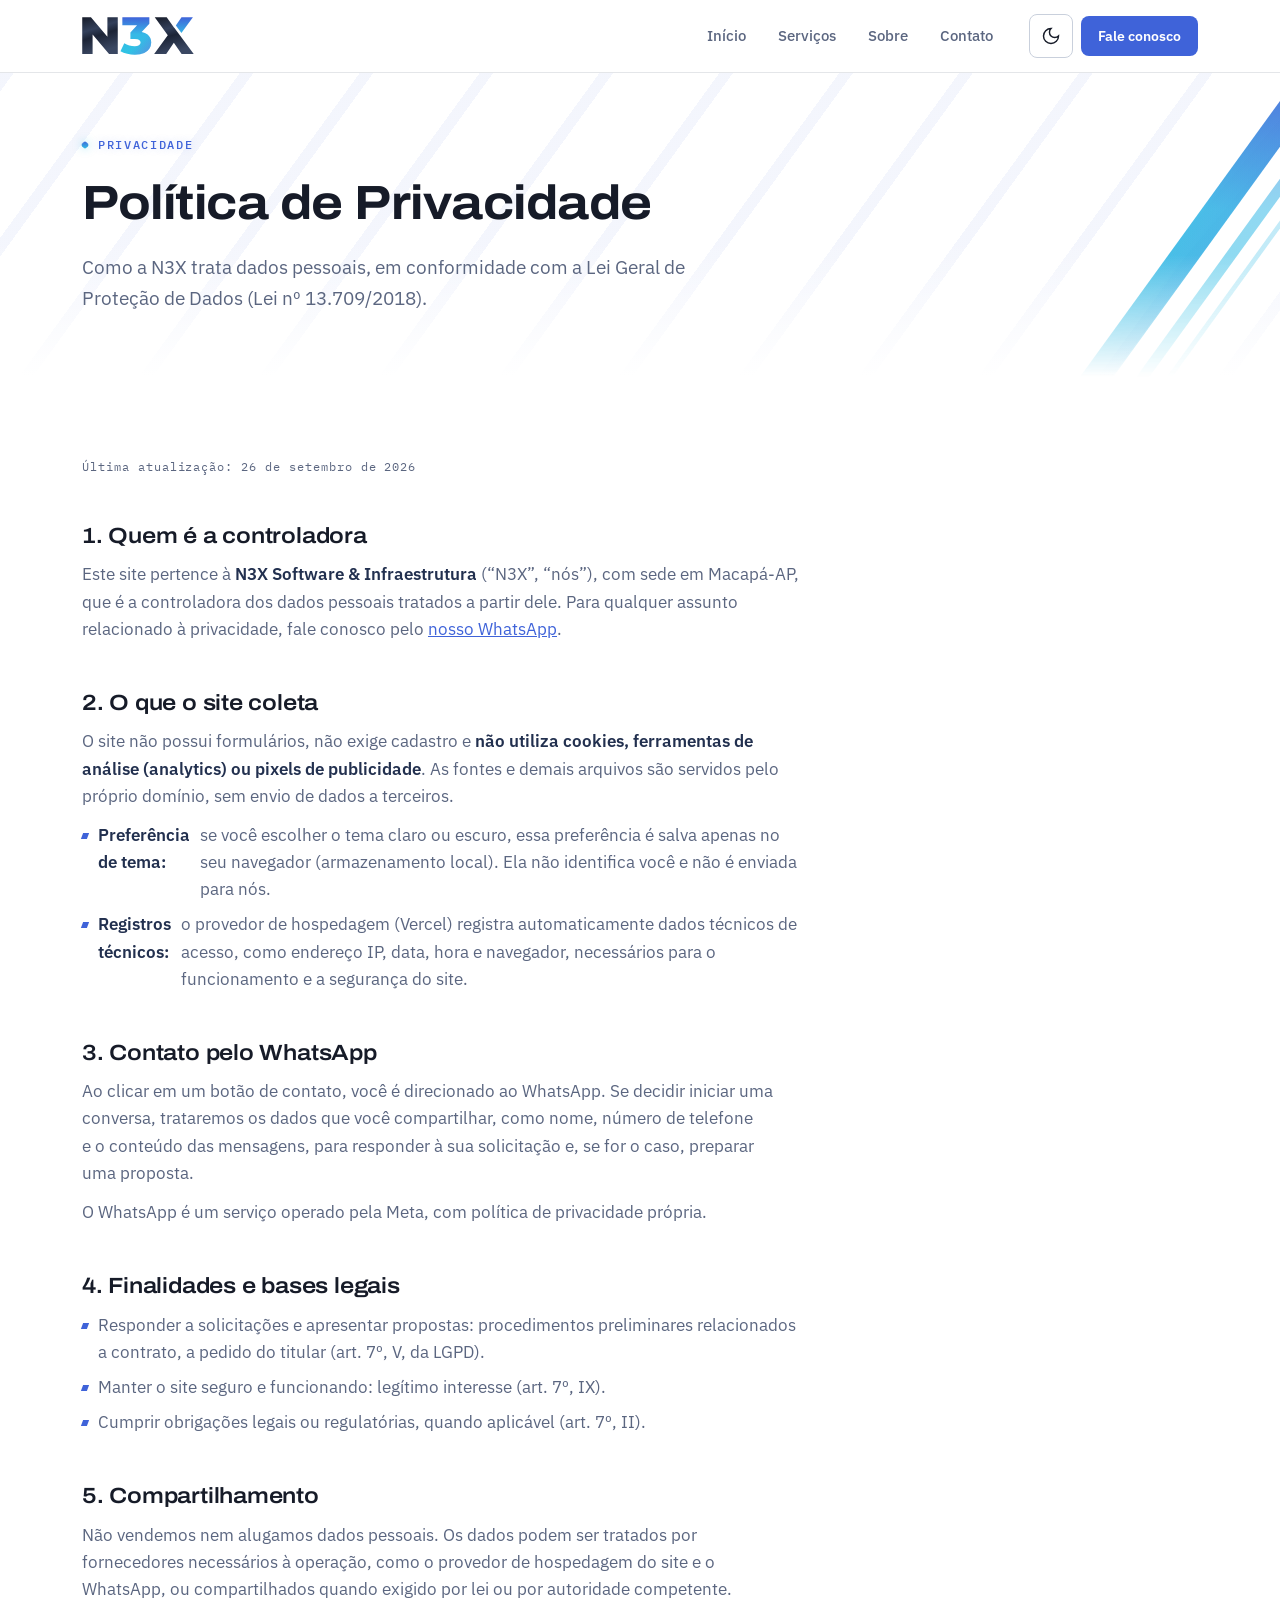
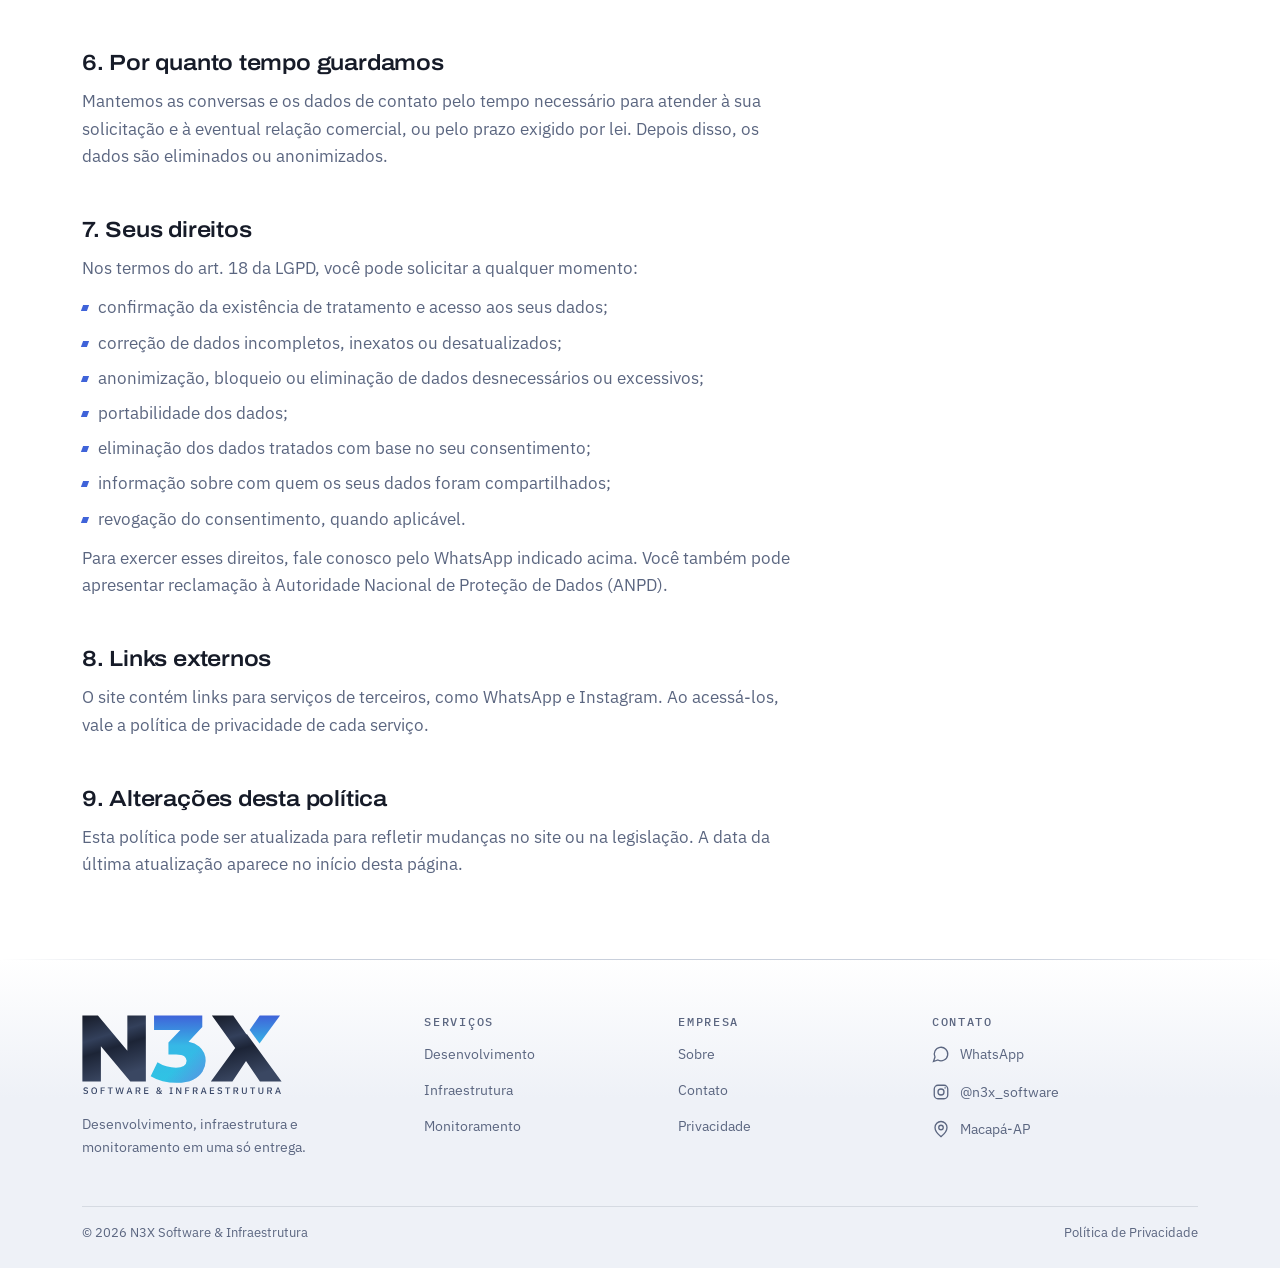
<file: public/privacidade.html>
<!DOCTYPE html>
<html lang="pt-BR" data-theme="dark">
<head>
<meta charset="utf-8">
<meta name="viewport" content="width=device-width, initial-scale=1, viewport-fit=cover">
<title>Política de Privacidade | N3X Software &amp; Infraestrutura</title>
<meta name="description" content="Como a N3X trata dados pessoais, em conformidade com a LGPD.">
<link rel="canonical" href="https://n3x.com.br/privacidade">
<meta property="og:url" content="https://n3x.com.br/privacidade">
<meta property="og:title" content="Política de Privacidade | N3X Software &amp; Infraestrutura">
<meta property="og:description" content="Como a N3X trata dados pessoais, em conformidade com a LGPD.">
<!-- ▼ BLOCO: head -->
<meta name="theme-color" content="#161B28" media="(prefers-color-scheme: dark)">
<meta name="theme-color" content="#FFFFFF" media="(prefers-color-scheme: light)">
<meta property="og:type" content="website">
<meta property="og:locale" content="pt_BR">
<meta property="og:site_name" content="N3X Software &amp; Infraestrutura">
<meta property="og:image" content="https://n3x.com.br/assets/og/n3x-og.png">
<meta property="og:image:width" content="1200">
<meta property="og:image:height" content="630">
<meta property="og:image:alt" content="N3X Software &amp; Infraestrutura">
<meta name="twitter:card" content="summary_large_image">
<link rel="icon" href="assets/favicon/favicon.svg" type="image/svg+xml">
<link rel="icon" href="assets/favicon/favicon-32.png" sizes="32x32" type="image/png">
<link rel="icon" href="assets/favicon/favicon-16.png" sizes="16x16" type="image/png">
<link rel="apple-touch-icon" href="assets/favicon/favicon-180.png">
<link rel="manifest" href="site.webmanifest">
<link rel="preload" href="assets/fonts/archivo-latin-variable.woff2" as="font" type="font/woff2" crossorigin>
<link rel="preload" href="assets/fonts/ibm-plex-sans-latin-400.woff2" as="font" type="font/woff2" crossorigin>
<link rel="stylesheet" href="css/tokens.css?v=14">
<link rel="stylesheet" href="css/fonts.css?v=14">
<link rel="stylesheet" href="css/theme.css?v=14">
<link rel="stylesheet" href="css/base.css?v=14">
<link rel="stylesheet" href="css/components.css?v=14">
<link rel="stylesheet" href="css/pages.css?v=14">
<script src="js/tema-inicial.js?v=14"></script>
<script src="js/main.js?v=14" defer></script>
<!-- ▲ BLOCO: head -->
</head>
<body>

<a class="pular-conteudo" href="#conteudo">Pular para o conteúdo</a>

<!-- ▼ BLOCO: cabecalho (em outras páginas, os links "#..." viram "index.html#...") -->
<!-- Ícones N3X: grade 24px, traço 1,75px, pontas retas (manual). Embutidos no
     HTML para funcionar também ao abrir o arquivo direto no navegador.
     Oficiais: desenvolvimento, infraestrutura, monitoramento, seguranca, nuvem,
     suporte. Demais: Lucide no mesmo padrão.
     Uso: <svg class="icone" aria-hidden="true"><use href="#i-nome"/></svg> -->
<svg xmlns="http://www.w3.org/2000/svg" hidden aria-hidden="true">
  <symbol id="i-desenvolvimento" viewBox="0 0 24 24"><path d="M8 7 3 12l5 5M16 7l5 5-5 5M13.5 4.5l-3 15"/></symbol>
  <symbol id="i-infraestrutura" viewBox="0 0 24 24"><rect x="4" y="3.5" width="16" height="6" rx="1"/><rect x="4" y="14.5" width="16" height="6" rx="1"/><path d="M7.5 6.5h2M7.5 17.5h2M16 6.5h.5M16 17.5h.5M12 9.5v5"/></symbol>
  <symbol id="i-monitoramento" viewBox="0 0 24 24"><rect x="3" y="4" width="18" height="12" rx="1"/><path d="M6 11h3l1.5-3 3 6 1.5-3h3M9 20h6M12 16v4"/></symbol>
  <symbol id="i-seguranca" viewBox="0 0 24 24"><path d="M12 3 5 6v5.5c0 4.2 3 7.6 7 9.5 4-1.9 7-5.3 7-9.5V6l-7-3Z"/><path d="m9 12 2.2 2.2L15.5 10"/></symbol>
  <symbol id="i-nuvem" viewBox="0 0 24 24"><path d="M7 18.5h10.5a4 4 0 0 0 .6-7.96A6 6 0 0 0 6.5 10a4.25 4.25 0 0 0 .5 8.5Z"/></symbol>
  <symbol id="i-suporte" viewBox="0 0 24 24"><path d="M4.5 13v-1a7.5 7.5 0 0 1 15 0v1"/><rect x="3.5" y="13" width="4" height="6" rx="1"/><rect x="16.5" y="13" width="4" height="6" rx="1"/><path d="M18.5 19c0 1.5-1.5 2-3.5 2h-2"/></symbol>
  <symbol id="i-mensagem" viewBox="0 0 24 24"><path d="M7.9 20A9 9 0 1 0 4 16.1L2 22Z"/></symbol>
  <symbol id="i-instagram" viewBox="0 0 24 24"><rect x="3" y="3" width="18" height="18" rx="5"/><circle cx="12" cy="12" r="4"/><path d="M17.5 6.5h.01"/></symbol>
  <symbol id="i-local" viewBox="0 0 24 24"><path d="M20 10c0 5-5.5 10.2-7.4 11.8a1 1 0 0 1-1.2 0C9.5 20.2 4 15 4 10a8 8 0 0 1 16 0Z"/><circle cx="12" cy="10" r="3"/></symbol>
  <symbol id="i-seta" viewBox="0 0 24 24"><path d="M5 12h14M13 6l6 6-6 6"/></symbol>
  <symbol id="i-seta-externa" viewBox="0 0 24 24"><path d="M7 17 17 7M8 7h9v9"/></symbol>
  <symbol id="i-menu" viewBox="0 0 24 24"><path d="M4 6h16M4 12h16M4 18h16"/></symbol>
  <symbol id="i-fechar" viewBox="0 0 24 24"><path d="M18 6 6 18M6 6l12 12"/></symbol>
  <symbol id="i-sol" viewBox="0 0 24 24"><circle cx="12" cy="12" r="4"/><path d="M12 2v2M12 20v2M4.9 4.9l1.4 1.4M17.7 17.7l1.4 1.4M2 12h2M20 12h2M6.3 17.7l-1.4 1.4M19.1 4.9l-1.4 1.4"/></symbol>
  <symbol id="i-lua" viewBox="0 0 24 24"><path d="M12 3a6 6 0 0 0 9 9 9 9 0 1 1-9-9Z"/></symbol>
  <symbol id="i-check" viewBox="0 0 24 24"><path d="M20 6 9 17l-5-5"/></symbol>
</svg>

<header class="cabecalho">
  <div class="container cabecalho__barra">
    <a class="marca" href="index.html#inicio" aria-label="N3X, início">
      <img class="logo-escuro" src="assets/logo/n3x-logo-secundario-fundo-escuro.svg" alt="" width="112" height="39">
      <img class="logo-claro" src="assets/logo/n3x-logo-secundario-fundo-claro.svg" alt="" width="112" height="39">
    </a>
    <nav class="nav" id="navegacao" aria-label="Principal">
      <ul class="nav__lista">
        <li><a class="nav__link" href="index.html#inicio">Início</a></li>
        <li><a class="nav__link" href="index.html#servicos">Serviços</a></li>
        <li><a class="nav__link" href="index.html#sobre">Sobre</a></li>
        <li><a class="nav__link" href="index.html#contato">Contato</a></li>
      </ul>
    </nav>
    <div class="cabecalho__acoes">
      <button class="botao-icone botao-tema" type="button" data-botao-tema aria-label="Alternar tema" hidden>
        <svg class="icone icone-sol" aria-hidden="true"><use href="#i-sol"/></svg>
        <svg class="icone icone-lua" aria-hidden="true"><use href="#i-lua"/></svg>
      </button>
      <a class="btn btn--primario btn--sm cabecalho__cta" href="https://wa.me/5596991878067?text=Ol%C3%A1%21%20Vim%20pelo%20site%20da%20N3X%20e%20gostaria%20de%20conversar%20sobre%20um%20projeto." target="_blank" rel="noopener">Fale conosco</a>
      <button class="botao-icone botao-menu" type="button" data-botao-menu aria-controls="navegacao" aria-expanded="false" aria-label="Abrir menu">
        <svg class="icone icone-menu" aria-hidden="true"><use href="#i-menu"/></svg>
        <svg class="icone icone-fechar" aria-hidden="true"><use href="#i-fechar"/></svg>
      </button>
    </div>
  </div>
</header>
<!-- ▲ BLOCO: cabecalho -->

<main id="conteudo">

  <section class="hero hero--pagina grafismo" aria-labelledby="pagina-titulo">
    <div class="container">
      <div class="hero__conteudo">
        <span class="rotulo">Privacidade</span>
        <h1 id="pagina-titulo">Política de Privacidade</h1>
        <p class="lede">Como a N3X trata dados pessoais, em conformidade com a Lei Geral de Proteção de Dados (Lei nº 13.709/2018).</p>
      </div>
    </div>
  </section>

  <section class="secao" aria-label="Texto da política">
    <div class="container">
      <article class="prosa">
        <p class="atualizacao">Última atualização: 26 de setembro de 2026</p>

        <h2>1. Quem é a controladora</h2>
        <p>Este site pertence à <strong>N3X Software &amp; Infraestrutura</strong> (“N3X”, “nós”), com sede em Macapá-AP, que é a controladora dos dados pessoais tratados a partir dele. Para qualquer assunto relacionado à privacidade, fale conosco pelo <a href="https://wa.me/5596991878067" target="_blank" rel="noopener">nosso WhatsApp</a>.</p>

        <h2>2. O que o site coleta</h2>
        <p>O site não possui formulários, não exige cadastro e <strong>não utiliza cookies, ferramentas de análise (analytics) ou pixels de publicidade</strong>. As fontes e demais arquivos são servidos pelo próprio domínio, sem envio de dados a terceiros.</p>
        <ul>
          <li><strong>Preferência de tema:</strong> se você escolher o tema claro ou escuro, essa preferência é salva apenas no seu navegador (armazenamento local). Ela não identifica você e não é enviada para nós.</li>
          <li><strong>Registros técnicos:</strong> o provedor de hospedagem (Vercel) registra automaticamente dados técnicos de acesso, como endereço IP, data, hora e navegador, necessários para o funcionamento e a segurança do site.</li>
        </ul>

        <h2>3. Contato pelo WhatsApp</h2>
        <p>Ao clicar em um botão de contato, você é direcionado ao WhatsApp. Se decidir iniciar uma conversa, trataremos os dados que você compartilhar, como nome, número de telefone e o conteúdo das mensagens, para responder à sua solicitação e, se for o caso, preparar uma proposta.</p>
        <p>O WhatsApp é um serviço operado pela Meta, com política de privacidade própria.</p>

        <h2>4. Finalidades e bases legais</h2>
        <ul>
          <li>Responder a solicitações e apresentar propostas: procedimentos preliminares relacionados a contrato, a pedido do titular (art. 7º, V, da LGPD).</li>
          <li>Manter o site seguro e funcionando: legítimo interesse (art. 7º, IX).</li>
          <li>Cumprir obrigações legais ou regulatórias, quando aplicável (art. 7º, II).</li>
        </ul>

        <h2>5. Compartilhamento</h2>
        <p>Não vendemos nem alugamos dados pessoais. Os dados podem ser tratados por fornecedores necessários à operação, como o provedor de hospedagem do site e o WhatsApp, ou compartilhados quando exigido por lei ou por autoridade competente.</p>

        <h2>6. Por quanto tempo guardamos</h2>
        <p>Mantemos as conversas e os dados de contato pelo tempo necessário para atender à sua solicitação e à eventual relação comercial, ou pelo prazo exigido por lei. Depois disso, os dados são eliminados ou anonimizados.</p>

        <h2>7. Seus direitos</h2>
        <p>Nos termos do art. 18 da LGPD, você pode solicitar a qualquer momento:</p>
        <ul>
          <li>confirmação da existência de tratamento e acesso aos seus dados;</li>
          <li>correção de dados incompletos, inexatos ou desatualizados;</li>
          <li>anonimização, bloqueio ou eliminação de dados desnecessários ou excessivos;</li>
          <li>portabilidade dos dados;</li>
          <li>eliminação dos dados tratados com base no seu consentimento;</li>
          <li>informação sobre com quem os seus dados foram compartilhados;</li>
          <li>revogação do consentimento, quando aplicável.</li>
        </ul>
        <p>Para exercer esses direitos, fale conosco pelo WhatsApp indicado acima. Você também pode apresentar reclamação à Autoridade Nacional de Proteção de Dados (ANPD).</p>

        <h2>8. Links externos</h2>
        <p>O site contém links para serviços de terceiros, como WhatsApp e Instagram. Ao acessá-los, vale a política de privacidade de cada serviço.</p>

        <h2>9. Alterações desta política</h2>
        <p>Esta política pode ser atualizada para refletir mudanças no site ou na legislação. A data da última atualização aparece no início desta página.</p>
      </article>
    </div>
  </section>

</main>

<!-- ▼ BLOCO: rodape (em outras páginas, os links "#..." viram "index.html#...") -->
<footer class="rodape">
  <div class="container">
    <div class="rodape__colunas">
      <div class="rodape__marca">
        <a href="index.html#inicio" aria-label="N3X Software e Infraestrutura, início">
          <img class="logo-escuro" src="assets/logo/n3x-logo-principal-fundo-escuro.svg" alt="" width="200" height="83" loading="lazy">
          <img class="logo-claro" src="assets/logo/n3x-logo-principal-fundo-claro.svg" alt="" width="200" height="83" loading="lazy">
        </a>
        <p>Desenvolvimento, infraestrutura e monitoramento em uma só entrega.</p>
      </div>

      <nav aria-labelledby="rodape-servicos">
        <h2 id="rodape-servicos">Serviços</h2>
        <ul class="lista-links">
          <li><a href="index.html#desenvolvimento">Desenvolvimento</a></li>
          <li><a href="index.html#infraestrutura">Infraestrutura</a></li>
          <li><a href="index.html#monitoramento">Monitoramento</a></li>
        </ul>
      </nav>

      <nav aria-labelledby="rodape-empresa">
        <h2 id="rodape-empresa">Empresa</h2>
        <ul class="lista-links">
          <li><a href="index.html#sobre">Sobre</a></li>
          <li><a href="index.html#contato">Contato</a></li>
          <li><a href="privacidade.html">Privacidade</a></li>
        </ul>
      </nav>

      <div>
        <h2>Contato</h2>
        <ul class="lista-links">
          <li><a href="https://wa.me/5596991878067?text=Ol%C3%A1%21%20Vim%20pelo%20site%20da%20N3X%20e%20gostaria%20de%20conversar%20sobre%20um%20projeto." target="_blank" rel="noopener"><svg class="icone" aria-hidden="true"><use href="#i-mensagem"/></svg>WhatsApp</a></li>
          <li><a href="https://www.instagram.com/n3x_software/" target="_blank" rel="noopener"><svg class="icone" aria-hidden="true"><use href="#i-instagram"/></svg>@n3x_software</a></li>
          <!-- REDES FUTURAS: descomente e preencha o link (ver README.md > "Redes sociais")
          <li><a href="URL_LINKEDIN" target="_blank" rel="noopener"><svg class="icone" aria-hidden="true"><use href="#i-seta-externa"/></svg>LinkedIn</a></li>
          <li><a href="URL_FACEBOOK" target="_blank" rel="noopener"><svg class="icone" aria-hidden="true"><use href="#i-seta-externa"/></svg>Facebook</a></li>
          <li><a href="URL_TIKTOK" target="_blank" rel="noopener"><svg class="icone" aria-hidden="true"><use href="#i-seta-externa"/></svg>TikTok</a></li>
          -->
          <li><span><svg class="icone" aria-hidden="true"><use href="#i-local"/></svg>Macapá-AP</span></li>
        </ul>
      </div>
    </div>

    <div class="rodape__base">
      <span>© 2026 N3X Software &amp; Infraestrutura</span>
      <a href="privacidade.html">Política de Privacidade</a>
    </div>
  </div>
</footer>

<div class="barra-whatsapp">
  <a class="btn btn--primario btn--bloco" href="https://wa.me/5596991878067?text=Ol%C3%A1%21%20Vim%20pelo%20site%20da%20N3X%20e%20gostaria%20de%20conversar%20sobre%20um%20projeto." target="_blank" rel="noopener">
    <svg class="icone" aria-hidden="true"><use href="#i-mensagem"/></svg>
    Fale conosco no WhatsApp
  </a>
</div>
<!-- ▲ BLOCO: rodape -->

</body>
</html>
</file>
<file: styles.css>
/* ==========================================================================
   1. DESIGN TOKENS
   --------------------------------------------------------------------------
   Cores mescladas das duas versões do manual de marca (fundo profundo +
   paleta de 5 cores da versão "completa"). Tipografia trocada por decisão
   do cliente: Space Grotesk (display) + JetBrains Mono (labels/dados) +
   Inter (corpo), no lugar de Orbitron/Inter-só.
   ========================================================================== */
:root {
  /* cor — superfícies */
  --bg-deep:      #0A0F1C;   /* fundo principal */
  --bg-panel:     #111827;   /* cards, painéis */
  --bg-panel-2:   #151D2E;   /* hover / camadas sobre painel */
  --border-soft:  rgba(148, 163, 184, 0.14);
  --border-strong:rgba(148, 163, 184, 0.28);

  /* cor — acento (gradiente da marca) */
  --blue:   #2563EB;
  --cyan:   #00D4FF;
  --purple: #8B5CF6;

  /* cor — texto */
  --text-primary:   #F3F5F9;
  --text-secondary: #94A3B8;
  --text-muted:     #5B6478;

  /* tipografia */
  --font-display: 'Space Grotesk', sans-serif;
  --font-body:    'Inter', sans-serif;
  --font-mono:    'JetBrains Mono', monospace;

  /* layout */
  --maxw: 1180px;
  --radius-sm: 8px;
  --radius-md: 14px;
  --radius-lg: 24px;
}

/* ==========================================================================
   2. RESET
   ========================================================================== */
*, *::before, *::after { box-sizing: border-box; }
html { scroll-behavior: smooth; }
body {
  margin: 0;
  background: var(--bg-deep);
  color: var(--text-primary);
  font-family: var(--font-body);
  font-size: 16px;
  line-height: 1.65;
  -webkit-font-smoothing: antialiased;
}
img, svg { display: block; max-width: 100%; }
a { color: inherit; text-decoration: none; }
ul { margin: 0; padding: 0; list-style: none; }
h1, h2, h3, p { margin: 0; }
button { font-family: inherit; cursor: pointer; }

/* fundo com leve textura de grade + brilho radial, alusão ao "elementos
   gráficos" (grid de pontos) do manual */
body {
  background-image:
    radial-gradient(60% 45% at 82% -8%, rgba(139, 92, 246, 0.18), transparent 60%),
    radial-gradient(50% 40% at 10% 8%, rgba(0, 212, 255, 0.10), transparent 60%),
    linear-gradient(var(--bg-deep), var(--bg-deep));
  background-attachment: fixed;
}

.wrap { max-width: var(--maxw); margin: 0 auto; padding: 0 28px; }

@media (prefers-reduced-motion: reduce) {
  *, *::before, *::after { animation-duration: 0.001ms !important; animation-iteration-count: 1 !important; transition-duration: 0.001ms !important; scroll-behavior: auto !important; }
}

/* ==========================================================================
   3. TIPOGRAFIA UTILITÁRIA
   ========================================================================== */
.eyebrow {
  font-family: var(--font-mono);
  font-size: 11px;
  font-weight: 500;
  line-height: 1.4;
  letter-spacing: 0.1em;
  text-transform: uppercase;
  color: var(--cyan);
  display: inline-flex;
  align-items: center;
  gap: 10px;
}
.eyebrow::before {
  content: '';
  width: 6px;
  height: 6px;
  border-radius: 2px;
  background: linear-gradient(135deg, var(--blue), var(--cyan));
  box-shadow: 0 0 12px rgba(0, 212, 255, .55);
  transform: rotate(45deg);
  flex-shrink: 0;
}
h2.section-title {
  font-family: var(--font-display);
  font-weight: 700;
  font-size: clamp(30px, 3.6vw, 44px);
  line-height: 1.12;
  letter-spacing: -0.035em;
  color: var(--text-primary);
  margin-top: 14px;
}
.section-lede {
  font-size: 16px;
  line-height: 1.75;
  color: var(--text-secondary);
  max-width: 560px;
  margin-top: 16px;
}
.grad-text {
  background: linear-gradient(90deg, var(--blue), var(--cyan));
  -webkit-background-clip: text;
  background-clip: text;
  color: transparent;
}

/* ==========================================================================
   4. LOGOTIPO
   ========================================================================== */
.logo {
  display: inline-flex;
  flex-direction: column;
  align-items: stretch;
  gap: 3px;
}
.logo img {
  width: 190px;
  height: auto;
}
.logo span {
  font-family: var(--font-mono);
  font-size: 9px;
  font-weight: 500;
  line-height: 1;
  letter-spacing: .16em;
  text-align: center;
  text-transform: uppercase;
  color: var(--text-secondary);
  white-space: nowrap;
}
.footer-logo img {
  width: 170px;
}
.footer-logo span { font-size: 8px; }

/* ==========================================================================
   5. HEADER / NAV
   ========================================================================== */
header {
  position: sticky;
  top: 0;
  z-index: 50;
  backdrop-filter: blur(14px);
  background: rgba(10, 15, 28, 0.72);
  border-bottom: 1px solid var(--border-soft);
}
.nav-inner {
  display: flex;
  align-items: center;
  justify-content: space-between;
  height: 76px;
}
.nav-links {
  display: flex;
  align-items: center;
  gap: 34px;
}
.nav-links a {
  font-size: 14px;
  font-weight: 500;
  letter-spacing: -0.01em;
  color: var(--text-secondary);
  transition: color 0.2s ease;
  position: relative;
}
.nav-links a:hover { color: var(--text-primary); }
.nav-links a:not(.nav-contact)::after {
  content: '';
  position: absolute;
  left: 0;
  right: 0;
  bottom: -9px;
  height: 1px;
  background: linear-gradient(90deg, var(--blue), var(--cyan));
  transform: scaleX(0);
  transform-origin: left;
  transition: transform .25s ease;
}
.nav-links a:hover::after,
.nav-links a.active::after { transform: scaleX(1); }
.nav-links a.active { color: var(--text-primary); }
.nav-links a.nav-contact {
  font-family: var(--font-body);
  font-size: 13.5px;
  font-weight: 600;
  color: var(--text-primary);
  border: 1px solid var(--border-strong);
  padding: 8px 16px;
  border-radius: 100px;
  transition: border-color 0.2s ease, background 0.2s ease;
}
.nav-links a.nav-contact:hover {
  border-color: var(--cyan);
  background: rgba(0, 212, 255, 0.06);
}
.nav-toggle { display: none; }

@media (max-width: 820px) {
  .nav-links { display: none; }
  .nav-toggle {
    display: block;
    background: none;
    border: 1px solid var(--border-strong);
    border-radius: 8px;
    width: 40px;
    height: 40px;
    color: var(--text-primary);
  }
  .nav-links.open {
    display: flex;
    position: absolute;
    top: 76px;
    left: 0;
    right: 0;
    flex-direction: column;
    align-items: flex-start;
    gap: 4px;
    background: var(--bg-panel);
    border-bottom: 1px solid var(--border-soft);
    padding: 16px 28px 24px;
  }
  .nav-links.open a { padding: 10px 0; width: 100%; }
}

/* ==========================================================================
   6. HERO
   --------------------------------------------------------------------------
   Elemento de assinatura: um diagrama de "malha" que se resolve na letra X
   (interseção entre tecnologia, estratégia e execução — conceito do
   próprio manual de marca), desenhado com stroke-animation ao carregar
   e pulsos ambientes contínuos e discretos.
   ========================================================================== */
.hero {
  position: relative;
  padding: 84px 0 100px;
  overflow: hidden;
}
.hero::before {
  content: '';
  position: absolute;
  width: 460px;
  height: 460px;
  right: 4%;
  top: 0;
  border-radius: 50%;
  background: radial-gradient(circle, rgba(0, 212, 255, .11), rgba(139, 92, 246, .06) 42%, transparent 70%);
  filter: blur(10px);
  animation: ambient-glow 7s ease-in-out infinite;
  pointer-events: none;
}
@keyframes ambient-glow {
  0%, 100% { transform: translate3d(-2%, -2%, 0) scale(.95); opacity: .65; }
  50% { transform: translate3d(3%, 3%, 0) scale(1.08); opacity: 1; }
}
.hero-grid {
  display: grid;
  grid-template-columns: 1.05fr 0.95fr;
  gap: 40px;
  align-items: center;
}
.hero h1 {
  font-family: var(--font-display);
  font-weight: 700;
  font-size: clamp(40px, 5vw, 60px);
  line-height: 1.04;
  letter-spacing: -0.045em;
  margin-top: 20px;
}
.hero p.lede {
  margin-top: 22px;
  font-size: 17px;
  line-height: 1.75;
  color: var(--text-secondary);
  max-width: 480px;
}
.hero-tagline {
  margin-top: 32px;
  font-family: var(--font-mono);
  font-size: 11px;
  font-weight: 500;
  color: var(--text-muted);
  letter-spacing: 0.035em;
  text-transform: uppercase;
  display: flex;
  flex-wrap: wrap;
  gap: 8px 0;
}
.hero-tagline span { padding: 0 10px; border-right: 1px solid var(--border-soft); }
.hero-tagline span:first-child { padding-left: 0; }
.hero-tagline span:last-child { border-right: none; color: var(--cyan); }

.hero-visual {
  position: relative;
  aspect-ratio: 1 / 1;
  display: flex;
  align-items: center;
  justify-content: center;
  transition: transform .35s cubic-bezier(.2,.8,.2,1);
  will-change: transform;
}
.hero-visual svg { width: 100%; height: 100%; }

.circuit-grid { opacity: .2; }
.orbit {
  fill: none;
  stroke: var(--border-soft);
  stroke-width: 1;
  stroke-dasharray: 2 10;
  transform-origin: center;
}
.orbit-outer { animation: orbit-spin 32s linear infinite; }
.orbit-inner { animation: orbit-spin 24s linear infinite reverse; opacity: .65; }
@keyframes orbit-spin { to { transform: rotate(360deg); } }

/* draw-in das linhas do diagrama */
.net-line {
  fill: none;
  stroke-width: 1.4;
  stroke-linecap: round;
  stroke-dasharray: 400;
  stroke-dashoffset: 400;
  animation: draw 1.6s cubic-bezier(.4,0,.2,1) forwards;
}
.net-line.mesh { stroke: var(--border-strong); stroke-width: 1; animation-delay: .05s; }
.net-line.x-main { stroke-width: 3; }
.net-line.x-a { stroke: url(#xGradientA); animation-delay: .12s; }
.net-line.x-b { stroke: url(#xGradientB); animation-delay: .28s; }
.x-glow {
  fill: none;
  stroke: var(--cyan);
  stroke-width: 9;
  stroke-linecap: round;
  opacity: .16;
  filter: url(#softGlow);
}
.signal-line {
  fill: none;
  stroke: var(--cyan);
  stroke-width: 1.4;
  stroke-linecap: round;
  stroke-dasharray: 1 34;
  opacity: .85;
  animation: signal-flow 3.2s linear infinite;
}
.signal-two {
  stroke: var(--purple);
  animation-direction: reverse;
  animation-duration: 4s;
}
@keyframes signal-flow { to { stroke-dashoffset: -210; } }
@keyframes draw { to { stroke-dashoffset: 0; } }

.core-halo {
  fill: var(--cyan);
  opacity: .08;
  filter: url(#softGlow);
  transform-box: fill-box;
  transform-origin: center;
  animation: core-breathe 3.2s ease-in-out infinite;
}
.core-ring {
  fill: rgba(10, 15, 28, .82);
  stroke: var(--cyan);
  stroke-width: 1;
  opacity: .8;
}
@keyframes core-breathe {
  0%, 100% { transform: scale(.82); opacity: .06; }
  50% { transform: scale(1.2); opacity: .16; }
}

.net-node {
  opacity: 0;
  animation: pop .5s ease forwards, pulse 3.2s ease-in-out infinite;
  animation-delay: 1.2s, 1.8s;
  transform-origin: center;
}
@keyframes pop { to { opacity: 1; } }
@keyframes pulse {
  0%, 100% { r: 3.2; opacity: .9; }
  50% { r: 4.6; opacity: .5; }
}

/* ==========================================================================
   7. SEÇÃO — O QUE SIGNIFICA N3X
   --------------------------------------------------------------------------
   Estrutura literal (N / 3 / X) em vez de numeração genérica — cada letra
   do nome carrega um significado real, então ela própria é o marcador.
   ========================================================================== */
.meaning {
  padding: 90px 0;
  border-top: 1px solid var(--border-soft);
}
.meaning-grid {
  margin-top: 48px;
  display: grid;
  grid-template-columns: repeat(3, 1fr);
  gap: 1px;
  background: var(--border-soft);
  border: 1px solid var(--border-soft);
  border-radius: var(--radius-md);
  overflow: hidden;
}
.meaning-item {
  background: var(--bg-panel);
  padding: 36px 30px;
  transition: background .3s ease, transform .3s ease;
}
.meaning-item:hover {
  background: var(--bg-panel-2);
  transform: translateY(-3px);
}
.meaning-letter {
  font-family: var(--font-display);
  font-weight: 700;
  font-size: 40px;
  line-height: 1;
}
.meaning-item:nth-child(1) .meaning-letter { color: var(--blue); }
.meaning-item:nth-child(2) .meaning-letter { color: var(--purple); }
.meaning-item:nth-child(3) .meaning-letter { color: var(--cyan); }
.meaning-item h3 {
  font-family: var(--font-display);
  font-size: 18px;
  font-weight: 600;
  letter-spacing: -0.02em;
  color: var(--text-primary);
  margin-top: 18px;
}
.meaning-item p {
  margin-top: 10px;
  font-size: 15px;
  line-height: 1.7;
  color: var(--text-secondary);
}

@media (max-width: 760px) {
  .meaning-grid { grid-template-columns: 1fr; }
}

/* ==========================================================================
   8. SEÇÃO — PILARES
   ========================================================================== */
.pillars { padding: 90px 0; border-top: 1px solid var(--border-soft); }
.pillars-head { max-width: 660px; }
.pillars-grid {
  margin-top: 48px;
  display: grid;
  grid-template-columns: repeat(3, 1fr);
  gap: 20px;
}
.pillar-card {
  --pointer-x: 50%;
  --pointer-y: 50%;
  background: var(--bg-panel);
  border: 1px solid var(--border-soft);
  border-radius: var(--radius-lg);
  padding: 32px 28px 30px;
  position: relative;
  overflow: hidden;
  transform-style: preserve-3d;
  transition: transform .2s ease, border-color .25s ease, background .25s ease;
}
.pillar-card::before {
  content: '';
  position: absolute;
  inset: 0;
  background: radial-gradient(360px circle at var(--pointer-x) var(--pointer-y), rgba(0, 212, 255, .09), transparent 48%);
  opacity: 0;
  transition: opacity .25s ease;
  pointer-events: none;
}
.pillar-card:hover {
  transform: translateY(-4px);
  border-color: var(--border-strong);
  background: var(--bg-panel-2);
}
.pillar-card:hover::before { opacity: 1; }
.pillar-card > * { position: relative; z-index: 1; }
.pillar-icon {
  width: 46px;
  height: 46px;
  border-radius: 12px;
  display: flex;
  align-items: center;
  justify-content: center;
  border: 1px solid var(--border-strong);
}
.pillar-icon svg { width: 22px; height: 22px; }
.pillar-card:nth-child(1) .pillar-icon { color: var(--blue); box-shadow: inset 0 0 0 1px rgba(37,99,235,.25); }
.pillar-card:nth-child(2) .pillar-icon { color: var(--purple); box-shadow: inset 0 0 0 1px rgba(139,92,246,.25); }
.pillar-card:nth-child(3) .pillar-icon { color: var(--cyan); box-shadow: inset 0 0 0 1px rgba(0,212,255,.25); }
.pillar-card h3 {
  font-family: var(--font-display);
  font-weight: 600;
  font-size: 21px;
  letter-spacing: -0.025em;
  margin-top: 22px;
}
.pillar-card > p {
  margin-top: 10px;
  font-size: 14.5px;
  line-height: 1.7;
  color: var(--text-secondary);
}
.pillar-list {
  margin-top: 20px;
  padding-top: 20px;
  border-top: 1px solid var(--border-soft);
  display: flex;
  flex-direction: column;
  gap: 10px;
}
.pillar-list li {
  font-family: var(--font-mono);
  font-size: 11.5px;
  line-height: 1.55;
  color: var(--text-muted);
  display: flex;
  align-items: center;
  gap: 9px;
}
.pillar-list li::before {
  content: '';
  width: 5px;
  height: 5px;
  border-radius: 1px;
  background: currentColor;
  flex-shrink: 0;
}
.pillar-card:nth-child(1) .pillar-list li::before { background: var(--blue); }
.pillar-card:nth-child(2) .pillar-list li::before { background: var(--purple); }
.pillar-card:nth-child(3) .pillar-list li::before { background: var(--cyan); }

@media (max-width: 900px) {
  .pillars-grid { grid-template-columns: 1fr; }
}

/* ==========================================================================
   9. SEÇÃO — COMPROMISSO / COMO TRABALHAMOS
   ========================================================================== */
.commitment {
  padding: 90px 0;
  border-top: 1px solid var(--border-soft);
}
.commitment-grid {
  margin-top: 48px;
  display: grid;
  grid-template-columns: repeat(3, 1fr);
  gap: 32px;
}
.commitment-item .num {
  font-family: var(--font-mono);
  font-size: 10.5px;
  font-weight: 500;
  color: var(--text-muted);
  letter-spacing: 0.08em;
}
.commitment-item h3 {
  font-family: var(--font-display);
  font-weight: 600;
  font-size: 20px;
  line-height: 1.25;
  letter-spacing: -0.025em;
  margin-top: 12px;
}
.commitment-item p {
  margin-top: 10px;
  font-size: 14.5px;
  line-height: 1.7;
  color: var(--text-secondary);
}

@media (max-width: 760px) {
  .commitment-grid { grid-template-columns: 1fr; gap: 36px; }
}

/* ==========================================================================
   10. CTA INSTITUCIONAL DISCRETO (sem apelo comercial forte)
   ========================================================================== */
.cta-band {
  padding: 70px 0;
  border-top: 1px solid var(--border-soft);
  border-bottom: 1px solid var(--border-soft);
}
.cta-inner {
  display: flex;
  align-items: center;
  justify-content: space-between;
  gap: 24px;
  flex-wrap: wrap;
}
.cta-inner h2 {
  font-family: var(--font-display);
  font-weight: 700;
  font-size: clamp(22px, 2.6vw, 30px);
  max-width: 520px;
  line-height: 1.2;
  letter-spacing: -0.025em;
}
.cta-link {
  font-family: var(--font-body);
  font-size: 14px;
  font-weight: 600;
  color: var(--bg-deep);
  background: linear-gradient(90deg, var(--cyan), var(--blue));
  padding: 13px 24px;
  border-radius: 100px;
  display: inline-flex;
  align-items: center;
  gap: 10px;
  white-space: nowrap;
  transition: filter .2s ease;
}
.cta-link:hover { filter: brightness(1.1); }

/* ==========================================================================
   11. FOOTER
   ========================================================================== */
footer { padding: 60px 0 34px; }
.footer-grid {
  display: grid;
  grid-template-columns: 1.3fr 1fr 1fr;
  gap: 40px;
}
.footer-brand p {
  margin-top: 14px;
  font-size: 14px;
  line-height: 1.7;
  color: var(--text-secondary);
  max-width: 320px;
}
.footer-col h4 {
  font-family: var(--font-mono);
  font-size: 10.5px;
  font-weight: 500;
  letter-spacing: 0.08em;
  text-transform: uppercase;
  color: var(--text-muted);
}
.footer-col ul { margin-top: 16px; display: flex; flex-direction: column; gap: 11px; }
.footer-col a, .footer-col span {
  font-size: 14px;
  color: var(--text-secondary);
}
.footer-col a:hover { color: var(--text-primary); }
.footer-bottom {
  margin-top: 56px;
  padding-top: 24px;
  border-top: 1px solid var(--border-soft);
  display: flex;
  justify-content: space-between;
  flex-wrap: wrap;
  gap: 12px;
  font-family: var(--font-mono);
  font-size: 12px;
  color: var(--text-muted);
}

@media (max-width: 760px) {
  .footer-grid { grid-template-columns: 1fr; gap: 32px; }
}

/* placeholder tag — sinaliza visualmente o que precisa ser trocado por
   conteúdo real antes de publicar (ver README) */
.placeholder-flag {
  font-family: var(--font-mono);
  font-size: 10px;
  color: #FBBF24;
  border: 1px dashed rgba(251, 191, 36, .4);
  border-radius: 5px;
  padding: 1px 6px;
  margin-left: 8px;
  vertical-align: middle;
}

.net-node-1 { animation-delay: 1.2s, 1.8s; }
.net-node-2 { animation-delay: 1.3s, 2.1s; }
.net-node-3 { animation-delay: 1.4s, 2.4s; }
.net-node-4 { animation-delay: 1.5s, 1.6s; }
.net-node-5 { animation-delay: 1.6s, 1.9s; }
.net-node-6 { animation-delay: 1.7s, 2.6s; }
.net-node-7 { animation-delay: 1.8s, 2.2s; }

/* Entrada progressiva das seções, ativada apenas quando há JavaScript. */
.motion-ready .reveal {
  opacity: 0;
  transform: translateY(24px);
  transition: opacity .7s ease, transform .7s cubic-bezier(.2,.8,.2,1);
  transition-delay: var(--reveal-delay, 0ms);
}
.motion-ready .reveal.is-visible {
  opacity: 1;
  transform: translateY(0);
}

@media (prefers-reduced-motion: reduce) {
  .hero::before { animation: none; }
  .hero-visual { transform: none !important; }
  .motion-ready .reveal { opacity: 1; transform: none; }
  .pillar-card { transform: none !important; }
}

@media (max-width: 820px) {
  .hero { padding: 64px 0 72px; }
  .hero-grid {
    grid-template-columns: 1fr;
    gap: 24px;
  }
  .hero h1 {
    max-width: 680px;
    font-size: clamp(38px, 10vw, 52px);
  }
  .hero p.lede { max-width: 600px; }
  .hero-visual {
    width: min(100%, 430px);
    margin: -20px auto -48px;
  }
}

@media (max-width: 520px) {
  .wrap { padding-inline: 20px; }
  .logo img { width: 164px; }
  .logo span { font-size: 7.5px; }
  .hero h1 { font-size: clamp(34px, 11vw, 44px); }
  .hero p.lede { font-size: 16px; }
  .hero-tagline { gap: 10px 0; }
}
</file>
<file: public/css/tokens.css>
/* N3X · tokens de marca (v1.0, setembro de 2026)
   Fontes: Archivo (títulos), IBM Plex Sans (texto), IBM Plex Mono (dados).
   <link href="https://fonts.googleapis.com/css2?family=Archivo:wdth,wght@100..125,400..800&family=IBM+Plex+Mono:wght@400;500&family=IBM+Plex+Sans:wght@400;500;600&display=swap" rel="stylesheet"> */
:root{
  /* cores de marca */
  --n3x-ciano:#2FC4E4;
  --n3x-ciano-2:#36B8E6;
  --n3x-azul:#3F63D9;
  --n3x-lilas:#7E62E0;
  --n3x-degrade:linear-gradient(180deg,#3F63D9 0%,#36B8E6 45%,#2FC4E4 100%);
  /* neutros */
  --n3x-grafite:#161B28;   /* fundo principal */
  --n3x-grafite-2:#0F131D; /* fundo mais profundo */
  --n3x-painel:#1A2030;    /* cards */
  --n3x-painel-2:#212838;  /* hover */
  --n3x-marinho:#22304F;   /* texto em fundo branco */
  --n3x-aco:#5B6680;       /* texto secundário em fundo branco */
  --n3x-nevoa:#EEF1F7;     /* texto em fundo escuro, fundos claros */
  --n3x-texto-2:#A7B1C8;   /* texto secundário em fundo escuro */
  --n3x-texto-3:#6F7A94;   /* legendas */
  --n3x-linha:rgba(170,184,214,.14);
  --n3x-linha-forte:rgba(170,184,214,.3);
  /* estados */
  --n3x-ok:#3CCB8C; --n3x-alerta:#F2B347; --n3x-critico:#EF5D5D;
  /* tipografia */
  --n3x-f-titulo:'Archivo','Helvetica Neue',Arial,sans-serif;
  --n3x-f-texto:'IBM Plex Sans','Helvetica Neue',Arial,sans-serif;
  --n3x-f-mono:'IBM Plex Mono',ui-monospace,Menlo,monospace;
  --n3x-largura-titulo:112%; /* font-stretch dos títulos */
  --n3x-t-h1:clamp(36px,5vw,56px);
  --n3x-t-h2:clamp(26px,3.4vw,32px);
  --n3x-t-h3:20px;
  --n3x-t-corpo:17px;
  --n3x-t-pequeno:14px;
  --n3x-t-rotulo:12px;
  /* espaçamento (base 4) */
  --n3x-e-1:4px;--n3x-e-2:8px;--n3x-e-3:12px;--n3x-e-4:16px;--n3x-e-5:24px;--n3x-e-6:32px;--n3x-e-7:48px;--n3x-e-8:72px;--n3x-e-9:112px;
  /* forma */
  --n3x-raio-sm:4px;--n3x-raio-md:8px;--n3x-raio-lg:14px;
  --n3x-sombra:0 18px 40px rgba(0,0,0,.35);
  --n3x-foco:0 0 0 3px rgba(47,196,228,.45);
  --n3x-largura-max:1180px;
}
</file>
<file: public/css/fonts.css>
/* ==========================================================================
   Fontes da marca, hospedadas no próprio site (sem Google Fonts, por LGPD).
   Arquivos em ../assets/fonts, licença SIL Open Font License (ver OFL-*.txt).
   Nomes de família iguais aos de tokens.css.
   ========================================================================== */

/* Archivo variável: peso 100–900 e largura 62–125% (títulos usam 112%) */
@font-face {
  font-family: 'Archivo';
  font-style: normal;
  font-display: swap;
  font-weight: 100 900;
  font-stretch: 62% 125%;
  src: url('../assets/fonts/archivo-latin-variable.woff2') format('woff2-variations'),
       url('../assets/fonts/archivo-latin-variable.woff2') format('woff2');
}

@font-face {
  font-family: 'IBM Plex Sans';
  font-style: normal;
  font-display: swap;
  font-weight: 400;
  src: url('../assets/fonts/ibm-plex-sans-latin-400.woff2') format('woff2');
}
@font-face {
  font-family: 'IBM Plex Sans';
  font-style: normal;
  font-display: swap;
  font-weight: 500;
  src: url('../assets/fonts/ibm-plex-sans-latin-500.woff2') format('woff2');
}
@font-face {
  font-family: 'IBM Plex Sans';
  font-style: normal;
  font-display: swap;
  font-weight: 600;
  src: url('../assets/fonts/ibm-plex-sans-latin-600.woff2') format('woff2');
}

@font-face {
  font-family: 'IBM Plex Mono';
  font-style: normal;
  font-display: swap;
  font-weight: 400;
  src: url('../assets/fonts/ibm-plex-mono-latin-400.woff2') format('woff2');
}
@font-face {
  font-family: 'IBM Plex Mono';
  font-style: normal;
  font-display: swap;
  font-weight: 500;
  src: url('../assets/fonts/ibm-plex-mono-latin-500.woff2') format('woff2');
}
</file>
<file: public/css/theme.css>
/* ==========================================================================
   TEMAS
   --------------------------------------------------------------------------
   Traduz os tokens oficiais (tokens.css, não editar) em variáveis
   semânticas usadas pelos componentes. Nenhum componente usa cor fixa:
   tudo passa por estas variáveis, que mudam conforme <html data-theme>.

   Regras do manual respeitadas:
   - escuro: ação e destaque em ciano;
   - claro: ação e destaque em azul (ciano nunca como texto sobre branco);
   - lilás só como toque dentro do degradê.
   ========================================================================== */

:root,
:root[data-theme="dark"] {
  color-scheme: dark;

  /* superfícies */
  --c-fundo:        var(--n3x-grafite);
  --c-fundo-2:      var(--n3x-grafite-2);
  --c-painel:       var(--n3x-painel);
  --c-cabecalho:    rgba(22, 27, 40, .96);

  /* texto */
  --c-titulo:       var(--n3x-nevoa);
  --c-texto:        var(--n3x-nevoa);
  --c-texto-2:      var(--n3x-texto-2);

  /* linhas */
  --c-linha:        var(--n3x-linha);
  --c-linha-forte:  var(--n3x-linha-forte);

  /* ação e destaque */
  --c-destaque:     var(--n3x-ciano);
  --c-acao:         var(--n3x-ciano);
  --c-acao-hover:   #56D2EC;              /* hover do botão primário (kit) */
  --c-acao-texto:   #0B1020;              /* texto sobre ciano (kit) */
  --c-icone:        var(--n3x-ciano);
  --c-icone-fundo:  rgba(47, 196, 228, .10);

  /* grafismo */
  --c-listra:       rgba(47, 196, 228, .07);  /* máx. 8% (manual) */

  /* brilho neon dos rótulos de seção */
  --c-neon-texto:    0 0 10px rgba(47, 196, 228, .55), 0 0 2px rgba(47, 196, 228, .35);
  --c-neon-marcador: 0 0 12px rgba(47, 196, 228, .7);

  /* focos de luz das seções e do cursor nos cards */
  --c-luz-cartao:   rgba(47, 196, 228, .10);
  --c-luz-ciano:    rgba(47, 196, 228, .11);
  --c-luz-azul:     rgba(63, 99, 217, .16);
  --c-luz-lilas:    rgba(126, 98, 224, .12);

  /* logos */
  --logo-escuro: block;
  --logo-claro:  none;
}

:root[data-theme="light"] {
  color-scheme: light;

  --c-fundo:        #FFFFFF;
  --c-fundo-2:      var(--n3x-nevoa);
  --c-painel:       #FFFFFF;
  --c-cabecalho:    rgba(255, 255, 255, .96);

  --c-titulo:       var(--n3x-grafite);
  --c-texto:        var(--n3x-marinho);
  --c-texto-2:      var(--n3x-aco);

  --c-linha:        rgba(34, 48, 79, .12);
  --c-linha-forte:  #C9D0DC;              /* borda do botão secundário (kit) */

  --c-destaque:     var(--n3x-azul);
  --c-acao:         var(--n3x-azul);
  --c-acao-hover:   #3353C2;              /* kit */
  --c-acao-texto:   #FFFFFF;
  --c-icone:        var(--n3x-azul);
  --c-icone-fundo:  rgba(63, 99, 217, .08);

  --c-listra:       rgba(63, 99, 217, .06);

  --c-neon-texto:    0 0 8px rgba(63, 99, 217, .22);
  --c-neon-marcador: 0 0 8px rgba(47, 196, 228, .5);

  --c-luz-cartao:   rgba(63, 99, 217, .07);
  --c-luz-ciano:    rgba(47, 196, 228, .10);
  --c-luz-azul:     rgba(63, 99, 217, .07);
  --c-luz-lilas:    rgba(126, 98, 224, .06);

  --logo-escuro: none;
  --logo-claro:  block;
}

/* Logos: cada <img> declara para qual fundo foi desenhado */
.logo-escuro { display: var(--logo-escuro); }
.logo-claro  { display: var(--logo-claro); }
</file>
<file: public/css/base.css>
/* ==========================================================================
   BASE
   Reset, tipografia, layout geral, foco e utilitários.
   Hierarquia tipográfica conforme o manual (Título 1/2/3, Corpo, Rótulo).
   ========================================================================== */

/* ---------- Reset ---------- */
*, *::before, *::after { box-sizing: border-box; }

/* Altura do cabeçalho fixo. Usada no cabeçalho, no menu mobile e nas
   âncoras. */
:root { --altura-cabecalho: 72px; }

html {
  -webkit-text-size-adjust: 100%;
  text-size-adjust: 100%;
  scroll-padding-top: calc(var(--altura-cabecalho) + 16px);   /* compensa o cabeçalho fixo nas âncoras */
}
@media (prefers-reduced-motion: no-preference) {
  html { scroll-behavior: smooth; }
}

body {
  margin: 0;
  background: var(--c-fundo);
  color: var(--c-texto);
  font-family: var(--n3x-f-texto);
  font-size: var(--n3x-t-corpo);
  line-height: 1.6;
  -webkit-font-smoothing: antialiased;
  -moz-osx-font-smoothing: grayscale;
  text-rendering: optimizeLegibility;
}

img, svg { display: block; max-width: 100%; height: auto; }
a { color: inherit; }
ul, ol { margin: 0; padding: 0; list-style: none; }
h1, h2, h3, h4, p, figure, dl, dd { margin: 0; }
button { font: inherit; color: inherit; cursor: pointer; }

/* ---------- Tipografia ---------- */
h1, h2, h3, h4 {
  font-family: var(--n3x-f-titulo);
  font-stretch: var(--n3x-largura-titulo);
  color: var(--c-titulo);
  letter-spacing: -0.01em;
  text-wrap: balance;
}
h1 { font-size: var(--n3x-t-h1); font-weight: 700; line-height: 1.05; }
h2 { font-size: var(--n3x-t-h2); font-weight: 600; line-height: 1.15; }
h3 { font-size: var(--n3x-t-h3); font-weight: 600; line-height: 1.25; }

h1 em, h2 em { font-style: normal; color: var(--c-destaque); }

p { text-wrap: pretty; }

/* Rótulo: Plex Mono Medium 12px, caixa alta, 0,14em (manual) */
.rotulo {
  display: inline-block;
  font-family: var(--n3x-f-mono);
  font-size: var(--n3x-t-rotulo);
  font-weight: 500;
  line-height: 1.4;
  letter-spacing: .14em;
  text-transform: uppercase;
  color: var(--c-destaque);
}

/* Rótulo de abertura de seção, com brilho neon e losango, como no site
   anterior. Só nos rótulos que abrem seções e no hero; os rótulos internos
   de cards continuam simples. Intensidade por tema em theme.css. */
.hero__conteudo > .rotulo,
.secao-cab > .rotulo,
.prosa-curta > .rotulo {
  display: inline-flex;
  align-items: center;
  gap: 10px;
  text-shadow: var(--c-neon-texto);
}
.hero__conteudo > .rotulo::before,
.secao-cab > .rotulo::before,
.prosa-curta > .rotulo::before {
  content: '';
  flex-shrink: 0;
  width: 6px;
  height: 6px;
  border-radius: 2px;
  background: linear-gradient(135deg, var(--n3x-azul), var(--n3x-ciano));
  box-shadow: var(--c-neon-marcador);
  transform: rotate(45deg);
}

.lede {
  font-size: clamp(17px, 1.6vw, 19px);
  line-height: 1.6;
  color: var(--c-texto-2);
  max-width: 58ch;
}


/* ---------- Layout ---------- */
.container {
  width: 100%;
  max-width: var(--n3x-largura-max);
  margin-inline: auto;
  padding-inline: 20px;
}
@media (min-width: 600px) { .container { padding-inline: 32px; } }

.secao { padding-block: 56px; }
@media (min-width: 900px) { .secao { padding-block: 80px; } }

/* Seção alternada: o fundo mais profundo entra e sai em degradê, sem
   linhas nem degraus de cor entre uma seção e outra. */
.secao--alt {
  background: linear-gradient(
    to bottom,
    var(--c-fundo) 0%,
    var(--c-fundo-2) 22%,
    var(--c-fundo-2) 78%,
    var(--c-fundo) 100%
  );
}

/* Cabeçalho de seção: rótulo + título + texto de apoio */
.secao-cab {
  display: grid;
  gap: var(--n3x-e-3);
  max-width: 720px;
  margin-bottom: 40px;
}
.secao-cab .lede { margin-top: var(--n3x-e-1); }


/* ---------- Acessibilidade ---------- */
:focus { outline: none; }
:focus-visible {
  outline: none;
  box-shadow: var(--n3x-foco);
  border-radius: var(--n3x-raio-sm);
}

.pular-conteudo {
  position: absolute;
  left: 16px;
  top: -100px;
  z-index: 100;
  padding: 12px 18px;
  background: var(--c-acao);
  color: var(--c-acao-texto);
  font-weight: 600;
  border-radius: var(--n3x-raio-md);
  text-decoration: none;
}
.pular-conteudo:focus-visible { top: 12px; }

.sr-only {
  position: absolute;
  width: 1px;
  height: 1px;
  padding: 0;
  margin: -1px;
  overflow: hidden;
  clip: rect(0 0 0 0);
  white-space: nowrap;
  border: 0;
}

[hidden] { display: none !important; }

/* ---------- Ícones (sprite) ---------- */
.icone {
  width: 24px;
  height: 24px;
  flex-shrink: 0;
  fill: none;
  stroke: currentColor;
  stroke-width: 1.75;
  stroke-linecap: square;
  stroke-linejoin: miter;
}

/* ---------- Entrada suave (ativada por main.js) ---------- */
@media (prefers-reduced-motion: no-preference) {
  .revelar-pronto [data-revelar] {
    opacity: 0;
    transform: translateY(12px);
    transition: opacity .5s ease, transform .5s ease;
  }
  .revelar-pronto [data-revelar].visivel {
    opacity: 1;
    transform: none;
  }
}
</file>
<file: public/css/components.css>
/* ==========================================================================
   COMPONENTES
   Baseados no UI kit do site (brand/n3x-identidade/n3x-kit-digital.html).
   Ordem: botões · cabeçalho · menu · hero/grafismo · destaques · cards de
   serviço · princípios · conceito N3X · clientes · passos · painel demo ·
   faixa de chamada · links · rodapé · barra WhatsApp.
   ========================================================================== */

/* ==========================================================================
   BOTÕES — primário · secundário (kit)
   ========================================================================== */
.btn {
  display: inline-flex;
  align-items: center;
  justify-content: center;
  gap: var(--n3x-e-2);
  min-height: 44px;
  padding: 12px 22px;
  border: 1px solid transparent;
  border-radius: var(--n3x-raio-md);
  font-family: var(--n3x-f-texto);
  font-size: 15px;
  font-weight: 600;
  line-height: 1.2;
  text-decoration: none;
  white-space: nowrap;
  transition: background-color .15s ease, border-color .15s ease, color .15s ease;
}
.btn .icone { width: 18px; height: 18px; }

.btn--primario { background: var(--c-acao); color: var(--c-acao-texto); }
.btn--primario:hover { background: var(--c-acao-hover); }

.btn--secundario { background: transparent; color: var(--c-titulo); border-color: var(--c-linha-forte); }
.btn--secundario:hover { border-color: var(--c-destaque); color: var(--c-destaque); }

.btn--sm { min-height: 40px; padding: 9px 16px; font-size: 14px; }
.btn--lg { min-height: 52px; padding: 16px 26px; font-size: 16px; }
.btn--bloco { width: 100%; }

.acoes { display: flex; flex-wrap: wrap; gap: var(--n3x-e-3); }

/* ==========================================================================
   CABEÇALHO
   ========================================================================== */
.cabecalho {
  position: sticky;
  top: 0;
  z-index: 50;
  background: var(--c-cabecalho);
  border-bottom: 1px solid var(--c-linha);
}
.cabecalho__barra {
  display: flex;
  align-items: center;
  gap: var(--n3x-e-5);
  height: var(--altura-cabecalho);
}

/* Logo secundário (sem slogan), indicado pelo manual para cabeçalhos;
   mínimo de 80px na tela. */
.marca { display: inline-flex; flex-shrink: 0; }
.marca img { width: 112px; height: auto; }

.nav { margin-left: auto; }
.nav__lista { display: flex; align-items: center; gap: var(--n3x-e-2); }
.nav__link {
  position: relative;
  display: inline-flex;
  align-items: center;
  min-height: 44px;
  padding-inline: 12px;
  font-size: 15px;
  font-weight: 500;
  color: var(--c-texto-2);
  text-decoration: none;
  transition: color .15s ease;
}
.nav__link:hover { color: var(--c-titulo); }
.nav__link[aria-current] { color: var(--c-titulo); }
.nav__link[aria-current]::after {
  content: '';
  position: absolute;
  left: 12px;
  right: 12px;
  bottom: 6px;
  height: 2px;
  background: var(--c-destaque);
}

.cabecalho__acoes { display: flex; align-items: center; gap: var(--n3x-e-2); }

.botao-icone {
  display: inline-grid;
  place-items: center;
  width: 44px;
  height: 44px;
  padding: 0;
  background: transparent;
  border: 1px solid var(--c-linha-forte);
  border-radius: var(--n3x-raio-md);
  color: var(--c-titulo);
  transition: border-color .15s ease, color .15s ease;
}
.botao-icone:hover { border-color: var(--c-destaque); color: var(--c-destaque); }
.botao-icone .icone { width: 20px; height: 20px; }

/* tema: mostra o ícone do tema para o qual o botão leva */
.botao-tema .icone-sol { display: var(--logo-escuro); }
.botao-tema .icone-lua { display: var(--logo-claro); }

.botao-menu { display: none; }
.botao-menu .icone-fechar { display: none; }
.botao-menu[aria-expanded="true"] .icone-menu { display: none; }
.botao-menu[aria-expanded="true"] .icone-fechar { display: block; }

@media (max-width: 899px) {
  .botao-menu { display: inline-grid; }
  .cabecalho__cta { display: none; }
  .cabecalho__acoes { margin-left: auto; }

  .nav {
    display: none;
    position: absolute;
    top: var(--altura-cabecalho);
    left: 0;
    right: 0;
    margin: 0;
    background: var(--c-fundo);
    border-bottom: 1px solid var(--c-linha);
    box-shadow: var(--n3x-sombra);
  }
  .nav.aberto { display: block; }
  .nav__lista {
    flex-direction: column;
    align-items: stretch;
    gap: 0;
    padding: var(--n3x-e-3) 20px var(--n3x-e-5);
  }
  .nav__link {
    width: 100%;
    min-height: 52px;
    padding-inline: 0;
    font-size: 17px;
    border-bottom: 1px solid var(--c-linha);
  }
  .nav__link[aria-current]::after { left: 0; right: auto; width: 24px; bottom: -1px; }
}

/* ==========================================================================
   HERO + GRAFISMO
   Fundo com listras sutis (máx. 8%) e cortes diagonais saindo pela borda
   direita, como no banner do kit e nas peças de redes sociais.
   ========================================================================== */
.grafismo {
  position: relative;
  isolation: isolate;
  overflow: hidden;
  background-color: var(--c-fundo);
  background-image:
    /* as listras somem no fim do bloco, sem linha de corte */
    linear-gradient(to bottom, transparent 55%, var(--c-fundo) 100%),
    repeating-linear-gradient(
      126deg,
      var(--c-listra) 0 11px,
      transparent 11px 97px
    );
}
.grafismo::after {
  content: '';
  position: absolute;
  z-index: -1;
  top: 0;
  right: -60px;
  bottom: 0;
  width: min(46%, 560px);
  background: url('../assets/grafismo/cortes.svg') right center / auto 100% no-repeat;
  /* as faixas se dissolvem na base do bloco, sem linha de corte */
  -webkit-mask-image: linear-gradient(to bottom, #000 60%, transparent 100%);
  mask-image: linear-gradient(to bottom, #000 60%, transparent 100%);
  pointer-events: none;
}

.hero { padding-block: 88px 104px; }
.hero__conteudo {
  display: grid;
  gap: var(--n3x-e-5);
  max-width: 680px;
}
.hero h1 { max-width: 15ch; }
.hero .acoes { margin-top: var(--n3x-e-3); }

/* Hero com o símbolo X à direita: as faixas diagonais saem para não
   disputar o mesmo espaço; ficam as listras de fundo e um foco de luz. */
.hero__grade {
  display: grid;
  grid-template-columns: minmax(0, 1.1fr) minmax(0, .9fr);
  gap: var(--n3x-e-6);
  align-items: center;
}
.hero--simbolo { padding-block: 56px 72px; }
.hero--simbolo.grafismo::after { display: none; }
.hero--simbolo .simbolo-x { max-width: 440px; }

/* páginas internas: mesmo grafismo, altura menor */
.hero--pagina { padding-block: 64px; }
.hero--pagina h1 { max-width: 20ch; font-size: clamp(34px, 4.4vw, 48px); }
.hero--pagina.grafismo::after { width: min(34%, 380px); }

@media (max-width: 899px) {
  .hero { padding-block: 56px 200px; }
  .hero__grade { grid-template-columns: 1fr; gap: var(--n3x-e-4); }
  .hero--simbolo { padding-block: 48px 56px; }
  .hero--simbolo .simbolo-x { max-width: 280px; margin-block: -8px -16px; }
  .hero--pagina { padding-block: 48px 140px; }
  .grafismo::after {
    top: auto;
    height: 200px;
    width: 220px;
    right: -30px;
  }
  .hero--pagina.grafismo::after { height: 130px; width: 150px; }
}

/* ==========================================================================
   FOCOS DE LUZ — manchas radiais estáticas atrás do conteúdo das seções
   Uso: <section data-luz="direita | esquerda | direita-lilas">
   Cores e intensidade por tema em theme.css (--c-luz-*).
   ========================================================================== */
[data-luz] {
  position: relative;
  isolation: isolate;
}
/* Elipse contida na altura da seção e afastada das laterais: a luz se
   dissolve antes de chegar às bordas, sem criar linhas de corte. */
[data-luz]::before {
  content: '';
  position: absolute;
  z-index: -1;
  top: 0;
  bottom: 0;
  width: min(62%, 860px);
  pointer-events: none;
  background: radial-gradient(closest-side, var(--luz-cor), transparent);
}
[data-luz="direita"]       { --luz-cor: var(--c-luz-ciano); }
[data-luz="esquerda"]      { --luz-cor: var(--c-luz-azul); }
[data-luz="direita-lilas"] { --luz-cor: var(--c-luz-lilas); }
[data-luz^="direita"]::before { right: 6%; }
[data-luz="esquerda"]::before { left: 6%; }

@media (max-width: 899px) {
  [data-luz]::before { width: 100%; }
  [data-luz^="direita"]::before { right: 0; }
  [data-luz="esquerda"]::before { left: 0; }
}

/* ==========================================================================
   DESTAQUES — faixa de números logo após o hero
   ========================================================================== */
.destaques-secao { background: transparent; }
.destaques {
  display: grid;
  grid-template-columns: repeat(3, 1fr);
}
.destaque {
  display: grid;
  gap: var(--n3x-e-1);
  padding: var(--n3x-e-6) var(--n3x-e-5);
}
.destaque + .destaque { border-left: 1px solid var(--c-linha); }
.destaque b {
  font-family: var(--n3x-f-titulo);
  font-stretch: var(--n3x-largura-titulo);
  font-size: clamp(28px, 3vw, 36px);
  font-weight: 700;
  line-height: 1.1;
  color: var(--c-titulo);
  font-variant-numeric: tabular-nums;
}
.destaque span { font-size: var(--n3x-t-pequeno); color: var(--c-texto-2); }

@media (max-width: 759px) {
  .destaques { grid-template-columns: 1fr; }
  .destaque { padding: var(--n3x-e-5) 0; }
  .destaque + .destaque { border-left: 0; border-top: 1px solid var(--c-linha); }
}

/* ==========================================================================
   CARDS DE SERVIÇO — três pilares (kit)
   ========================================================================== */
.cards-servico {
  display: grid;
  grid-template-columns: repeat(3, 1fr);
  gap: var(--n3x-e-4);
}
.card-servico {
  display: grid;
  align-content: start;
  gap: var(--n3x-e-4);
  padding: var(--n3x-e-6) 26px;
  background: var(--c-painel);
  border: 1px solid var(--c-linha);
  border-radius: var(--n3x-raio-lg);
  transition: border-color .2s ease, transform .2s ease;
}
.card-servico:hover { border-color: var(--c-destaque); transform: translateY(-2px); }

/* Foco de luz que acompanha o cursor (como no site anterior). A posição
   vem de main.js (--cursor-x/--cursor-y), só em dispositivos com mouse. */
.card-servico {
  --cursor-x: 50%;
  --cursor-y: 50%;
  position: relative;
  overflow: hidden;
}
.card-servico::before {
  content: '';
  position: absolute;
  inset: 0;
  background: radial-gradient(360px circle at var(--cursor-x) var(--cursor-y), var(--c-luz-cartao), transparent 48%);
  opacity: 0;
  transition: opacity .25s ease;
  pointer-events: none;
}
.card-servico:hover::before { opacity: 1; }
.card-servico > * { position: relative; }
.card-servico p { color: var(--c-texto-2); }

.icone-caixa {
  display: grid;
  place-items: center;
  width: 48px;
  height: 48px;
  border-radius: 10px;
  background: var(--c-icone-fundo);
  color: var(--c-icone);
}
.icone-caixa .icone { width: 26px; height: 26px; }

@media (max-width: 899px) {
  .cards-servico { grid-template-columns: 1fr; }
}

/* Itens do serviço: marcador inclinado do kit + título + descrição */
.lista-servico {
  display: grid;
  gap: var(--n3x-e-4);
  padding-top: var(--n3x-e-5);
  border-top: 1px solid var(--c-linha);
  font-size: 15px;
  line-height: 1.5;
  color: var(--c-texto-2);
}
.lista-servico li { position: relative; padding-left: 18px; }
.lista-servico li::before {
  content: '';
  position: absolute;
  left: 0;
  top: .5em;
  width: 6px;
  height: 6px;
  background: var(--c-destaque);
  transform: skewX(-20deg);
}
.lista-servico b { display: block; margin-bottom: 2px; color: var(--c-titulo); font-weight: 600; }

/* Painel ilustrativo logo abaixo dos cards de serviço */
.painel-demo--servicos { margin-top: var(--n3x-e-6); }

/* ==========================================================================
   PRINCÍPIOS — 01 / 02 / 03
   ========================================================================== */
.principios {
  display: grid;
  grid-template-columns: repeat(3, 1fr);
  gap: var(--n3x-e-7) var(--n3x-e-6);
}
.principio { display: grid; align-content: start; gap: var(--n3x-e-3); padding-top: var(--n3x-e-5); border-top: 2px solid var(--c-linha-forte); }
.principio .rotulo { color: var(--c-texto-2); }
.principio .rotulo b { color: var(--c-destaque); font-weight: 500; }
.principio p { color: var(--c-texto-2); }

@media (max-width: 899px) {
  .principios { grid-template-columns: 1fr; gap: var(--n3x-e-6); }
}

/* ==========================================================================
   CONCEITO N · 3 · X (manual, bloco "Conceito")
   ========================================================================== */
.conceito {
  display: grid;
  grid-template-columns: repeat(3, 1fr);
  gap: 1px;
  background: var(--c-linha);
  border: 1px solid var(--c-linha);
  border-radius: var(--n3x-raio-md);
  overflow: hidden;
}
.conceito__item {
  display: grid;
  align-content: start;
  gap: var(--n3x-e-2);
  padding: var(--n3x-e-6) 26px;
  background: var(--c-painel);
}
.conceito__letra {
  font-family: var(--n3x-f-titulo);
  font-stretch: 118%;
  font-size: 56px;
  font-weight: 800;
  line-height: 1;
  color: var(--c-titulo);
  margin-bottom: var(--n3x-e-3);
}
.conceito__letra--destaque { color: var(--c-destaque); }
.conceito__item p { color: var(--c-texto-2); }

@media (max-width: 759px) {
  .conceito { grid-template-columns: 1fr; }
}

/* ==========================================================================
   SÍMBOLO X — malha de conexões que se resolve no X (herdado do site
   anterior, com as cores da nova paleta). As animações ficam pausadas até
   a figura aparecer na tela e são desativadas com "reduzir movimento".
   ========================================================================== */
.simbolo-x { width: 100%; max-width: 300px; justify-self: center; }
.simbolo-x svg { width: 100%; height: auto; overflow: visible; }

.sx-cor-azul  { stop-color: var(--n3x-azul); }
.sx-cor-ciano { stop-color: var(--n3x-ciano); }
.sx-cor-lilas { stop-color: var(--n3x-lilas); }
.sx-ponto { fill: var(--c-texto-2); }
.sx-grade { opacity: .2; }

.sx-orbita {
  fill: none;
  stroke: var(--c-linha-forte);
  stroke-width: 1;
  stroke-dasharray: 2 10;
  transform-origin: 200px 200px;
}
.sx-orbita--externa { animation: sx-girar 32s linear infinite; }
.sx-orbita--interna { animation: sx-girar 24s linear infinite reverse; opacity: .65; }

/* desenho progressivo das linhas */
.sx-linha {
  fill: none;
  stroke-width: 1.4;
  stroke-linecap: round;
  stroke-dasharray: 400;
  stroke-dashoffset: 400;
  animation: sx-desenhar 1.6s cubic-bezier(.4, 0, .2, 1) forwards;
}
.sx-malha { stroke: var(--c-linha-forte); stroke-width: 1; animation-delay: .05s; }
.sx-x { stroke-width: 3; }
.sx-x--a { stroke: url(#sx-degrade-a); animation-delay: .12s; }
.sx-x--b { stroke: url(#sx-degrade-b); animation-delay: .28s; }

.sx-brilho {
  fill: none;
  stroke: var(--n3x-ciano);
  stroke-width: 9;
  stroke-linecap: round;
  opacity: .16;
  filter: url(#sx-desfoque);
}

.sx-sinal {
  fill: none;
  stroke-width: 1.4;
  stroke-linecap: round;
  stroke-dasharray: 1 34;
  opacity: .85;
  animation: sx-sinal 3.2s linear infinite;
}
.sx-sinal--1 { stroke: var(--n3x-ciano); }
.sx-sinal--2 { stroke: var(--n3x-lilas); animation-direction: reverse; animation-duration: 4s; }

.sx-halo {
  fill: var(--n3x-ciano);
  opacity: .08;
  filter: url(#sx-desfoque);
  transform-box: fill-box;
  transform-origin: center;
  animation: sx-respirar 3.2s ease-in-out infinite;
}
.sx-anel { fill: var(--c-fundo); stroke: var(--n3x-ciano); stroke-width: 1; opacity: .8; }

.sx-no {
  opacity: 0;
  animation: sx-surgir .5s ease forwards, sx-pulsar 3.2s ease-in-out infinite;
}
.sx-no--azul  { fill: var(--n3x-azul); }
.sx-no--ciano { fill: var(--n3x-ciano); }
.sx-no--lilas { fill: var(--n3x-lilas); }
.sx-no--1 { animation-delay: 1.2s, 1.8s; }
.sx-no--2 { animation-delay: 1.3s, 2.1s; }
.sx-no--3 { animation-delay: 1.4s, 2.4s; }
.sx-no--4 { animation-delay: 1.5s, 1.6s; }
.sx-no--5 { animation-delay: 1.6s, 1.9s; }
.sx-no--6 { animation-delay: 1.7s, 2.6s; }
.sx-no--7 { animation-delay: 1.8s, 2.2s; }

@keyframes sx-girar    { to { transform: rotate(360deg); } }
@keyframes sx-desenhar { to { stroke-dashoffset: 0; } }
@keyframes sx-sinal    { to { stroke-dashoffset: -210; } }
@keyframes sx-surgir   { to { opacity: 1; } }
@keyframes sx-respirar {
  0%, 100% { transform: scale(.82); opacity: .06; }
  50%      { transform: scale(1.2); opacity: .16; }
}
@keyframes sx-pulsar {
  0%, 100% { r: 3.2; opacity: .9; }
  50%      { r: 4.6; opacity: .5; }
}

/* só anima depois que a figura entra na tela (main.js adiciona .visivel) */
.revelar-pronto .simbolo-x:not(.visivel) * { animation-play-state: paused; }

@media (prefers-reduced-motion: reduce) {
  .simbolo-x * { animation: none !important; }
  .sx-linha { stroke-dashoffset: 0; }
  .sx-no { opacity: 1; }
}

/* ==========================================================================
   CLIENTES — faixa de logos (oculta enquanto não houver logos)
   ========================================================================== */
.clientes {
  display: grid;
  grid-template-columns: repeat(auto-fit, minmax(150px, 1fr));
  gap: 1px;
  background: var(--c-linha);
  border: 1px solid var(--c-linha);
  border-radius: var(--n3x-raio-md);
  overflow: hidden;
}
.clientes li {
  display: grid;
  place-items: center;
  min-height: 112px;
  padding: var(--n3x-e-5);
  background: var(--c-painel);
}
.clientes img {
  max-width: 140px;
  max-height: 48px;
  width: auto;
  object-fit: contain;
  filter: grayscale(1);
  opacity: .75;
  transition: filter .2s ease, opacity .2s ease;
}
.clientes li:hover img { filter: none; opacity: 1; }

/* ==========================================================================
   PASSOS — como funciona
   ========================================================================== */
.passos {
  display: grid;
  grid-template-columns: repeat(5, 1fr);
  gap: var(--n3x-e-4);
  counter-reset: passo;
}
.passo {
  display: grid;
  align-content: start;
  gap: var(--n3x-e-2);
  padding: var(--n3x-e-5);
  background: var(--c-painel);
  border: 1px solid var(--c-linha);
  border-radius: var(--n3x-raio-md);
}
.passo::before {
  counter-increment: passo;
  content: counter(passo, decimal-leading-zero);
  font-family: var(--n3x-f-mono);
  font-size: var(--n3x-t-rotulo);
  font-weight: 500;
  letter-spacing: .14em;
  color: var(--c-destaque);
}
.passo h3 { font-size: 18px; }
.passo p { font-size: 15px; color: var(--c-texto-2); }

@media (max-width: 1023px) { .passos { grid-template-columns: repeat(2, 1fr); } }
@media (max-width: 599px)  { .passos { grid-template-columns: 1fr; } }

/* ==========================================================================
   PAINEL ILUSTRATIVO — status e métricas (kit)
   ========================================================================== */
.painel-demo {
  display: grid;
  gap: var(--n3x-e-4);
  padding: var(--n3x-e-5);
  background: var(--c-fundo-2);
  border: 1px solid var(--c-linha);
  border-radius: var(--n3x-raio-lg);
}
.painel-demo__cab {
  display: flex;
  flex-wrap: wrap;
  align-items: center;
  justify-content: space-between;
  gap: var(--n3x-e-3);
}
.painel-demo__cab .rotulo { color: var(--c-texto-2); }
.painel-demo__metricas { display: grid; grid-template-columns: repeat(3, 1fr); gap: var(--n3x-e-3); }

.metrica {
  display: grid;
  gap: var(--n3x-e-1);
  padding: 18px 20px;
  background: var(--c-painel);
  border: 1px solid var(--c-linha);
  border-radius: var(--n3x-raio-lg);
}
.metrica span {
  font-family: var(--n3x-f-mono);
  font-size: var(--n3x-t-rotulo);
  letter-spacing: .1em;
  text-transform: uppercase;
  color: var(--c-texto-2);
}
.metrica b {
  font-family: var(--n3x-f-titulo);
  font-stretch: var(--n3x-largura-titulo);
  font-size: 30px;
  font-weight: 700;
  line-height: 1.15;
  color: var(--c-titulo);
  font-variant-numeric: tabular-nums;
}
.metrica small { font-size: 13px; color: var(--c-texto-2); }

.status {
  display: inline-flex;
  align-items: center;
  gap: 8px;
  padding: 5px 12px 5px 10px;
  font-family: var(--n3x-f-mono);
  font-size: var(--n3x-t-rotulo);
  letter-spacing: .06em;
  color: var(--c-texto);
  border: 1px solid var(--c-linha-forte);
  border-radius: 99px;
}
.status::before { content: ''; width: 8px; height: 8px; border-radius: 50%; background: var(--n3x-ok); }

@media (max-width: 759px) { .painel-demo__metricas { grid-template-columns: 1fr; } }

/* ==========================================================================
   FAIXA DE CHAMADA — degradê oficial (kit)
   ========================================================================== */
.faixa {
  display: flex;
  flex-wrap: wrap;
  align-items: center;
  justify-content: space-between;
  gap: var(--n3x-e-5);
  padding: var(--n3x-e-6) var(--n3x-e-6);
  border-radius: var(--n3x-raio-lg);
  background: linear-gradient(100deg, var(--n3x-azul), var(--n3x-ciano-2) 60%, var(--n3x-ciano));
}
/* Só título grande sobre o degradê: no trecho azul o contraste do texto
   escuro é ~3,6:1, suficiente apenas para texto ≥ 24px (WCAG AA grande). */
.faixa h2 { max-width: 30ch; font-size: clamp(24px, 2.6vw, 28px); color: #0B1020; }
.faixa .btn { background: #0B1020; color: #FFFFFF; }
.faixa .btn:hover { background: var(--n3x-grafite); }
.faixa .btn:focus-visible { box-shadow: 0 0 0 3px #FFFFFF; }

/* ==========================================================================
   LINKS DE REDES / CONTATO
   ========================================================================== */
.lista-links { display: grid; gap: var(--n3x-e-2); }
.lista-links a,
.lista-links span {
  display: inline-flex;
  align-items: center;
  gap: 10px;
  min-height: 32px;
  color: var(--c-texto-2);
  text-decoration: none;
  transition: color .15s ease;
}
.lista-links a:hover { color: var(--c-destaque); }
.lista-links .icone { width: 18px; height: 18px; }

/* ==========================================================================
   RODAPÉ (kit)
   ========================================================================== */
.rodape {
  position: relative;
  padding-block: 56px var(--n3x-e-5);
  background: linear-gradient(to bottom, var(--c-fundo), var(--c-fundo-2) 45%);
  font-size: var(--n3x-t-pequeno);
}
/* Linha que marca o início do rodapé: mais visível no centro e sumindo
   nas laterais, no mesmo espírito das transições suaves entre seções. */
.rodape::before {
  content: '';
  position: absolute;
  top: 0;
  left: 0;
  right: 0;
  height: 1px;
  background: linear-gradient(90deg, transparent, var(--c-linha-forte) 20%, var(--c-linha-forte) 80%, transparent);
}
.rodape__colunas {
  display: grid;
  grid-template-columns: 1.4fr 1fr 1fr 1.2fr;
  gap: var(--n3x-e-6);
}
.rodape__marca { display: grid; align-content: start; gap: var(--n3x-e-4); }
/* logo principal: mínimo de 200px na tela (manual) */
.rodape__marca img { width: 200px; height: auto; }
.rodape__marca p { color: var(--c-texto-2); max-width: 32ch; }
.rodape h2 {
  margin-bottom: var(--n3x-e-3);
  font-family: var(--n3x-f-mono);
  font-stretch: 100%;
  font-size: var(--n3x-t-rotulo);
  font-weight: 500;
  letter-spacing: .14em;
  text-transform: uppercase;
  color: var(--c-texto-2);
}
.rodape .lista-links a,
.rodape .lista-links span { min-height: 28px; }
.rodape__base {
  display: flex;
  flex-wrap: wrap;
  justify-content: space-between;
  gap: var(--n3x-e-3);
  margin-top: var(--n3x-e-7);
  padding-top: var(--n3x-e-4);
  border-top: 1px solid var(--c-linha);
  font-size: 13px;
  color: var(--c-texto-2);
}
.rodape__base a { text-decoration: none; }
.rodape__base a:hover { color: var(--c-destaque); }

@media (max-width: 899px) { .rodape__colunas { grid-template-columns: 1fr 1fr; } }
@media (max-width: 599px) { .rodape__colunas { grid-template-columns: 1fr; } }

/* ==========================================================================
   BARRA WHATSAPP — fixa no rodapé da tela no mobile
   ========================================================================== */
.barra-whatsapp { display: none; }

@media (max-width: 899px) {
  .barra-whatsapp {
    display: block;
    position: fixed;
    z-index: 40;
    left: 0;
    right: 0;
    bottom: 0;
    padding: 10px 16px calc(10px + env(safe-area-inset-bottom));
    background: var(--c-cabecalho);
    border-top: 1px solid var(--c-linha);
  }
  /* espaço para a barra não cobrir o fim da página */
  body { padding-bottom: calc(72px + env(safe-area-inset-bottom)); }
}
</file>
<file: public/css/pages.css>
/* ==========================================================================
   SEÇÕES E PÁGINAS
   Layouts usados em um único lugar (seções Sobre e Contato da página
   inicial, Política de Privacidade e 404). Componentes reutilizáveis ficam
   em components.css.
   ========================================================================== */

/* ---------- Faixa de chamada ---------- */
.secao--faixa { padding-block: 40px; }

/* ==========================================================================
   SOBRE
   ========================================================================== */
.sobre {
  display: grid;
  grid-template-columns: minmax(0, 7fr) minmax(0, 5fr);
  gap: var(--n3x-e-7);
  align-items: start;
}
.prosa-curta { display: grid; gap: var(--n3x-e-4); color: var(--c-texto-2); max-width: 62ch; }
.prosa-curta p:first-of-type { font-size: clamp(18px, 1.8vw, 20px); color: var(--c-texto); }

.fatos {
  display: grid;
  background: var(--c-painel);
  border: 1px solid var(--c-linha);
  border-radius: var(--n3x-raio-lg);
  overflow: hidden;
}
.fato {
  display: grid;
  grid-template-columns: 24px 1fr;
  gap: 2px var(--n3x-e-4);
  padding: var(--n3x-e-5);
}
.fato + .fato { border-top: 1px solid var(--c-linha); }
.fato .icone { grid-row: span 2; color: var(--c-icone); }
.fato dt {
  font-family: var(--n3x-f-mono);
  font-size: var(--n3x-t-rotulo);
  letter-spacing: .14em;
  text-transform: uppercase;
  color: var(--c-texto-2);
}
.fato dd { color: var(--c-titulo); font-weight: 500; }


@media (max-width: 899px) {
  .sobre { grid-template-columns: 1fr; }
}

/* ==========================================================================
   CONTATO
   ========================================================================== */
.contato {
  display: grid;
  max-width: 720px;
  gap: var(--n3x-e-4);
}
/* Card de contato: rótulo, título, texto e ações alinhadas na base.
   As redes sociais ficam só no rodapé. */
.contato__card {
  display: flex;
  flex-direction: column;
  gap: var(--n3x-e-3);
  padding: var(--n3x-e-6);
  background: var(--c-painel);
  border: 1px solid var(--c-linha);
  border-radius: var(--n3x-raio-lg);
}
.contato__card--destaque { border-color: var(--c-linha-forte); }
.contato__card h3 { font-size: var(--n3x-t-h3); }
.contato__card p { color: var(--c-texto-2); }
.contato__card .acoes { margin-top: auto; padding-top: var(--n3x-e-3); }

.aviso-privacidade { margin-top: var(--n3x-e-6); max-width: 70ch; font-size: var(--n3x-t-pequeno); color: var(--c-texto-2); }
.aviso-privacidade a { color: var(--c-destaque); }

@media (max-width: 899px) {
  .contato__card { padding: var(--n3x-e-5); }
}

/* ==========================================================================
   PRIVACIDADE — texto longo
   ========================================================================== */
.prosa { max-width: 72ch; }
.prosa h2 { font-size: 22px; margin-top: var(--n3x-e-7); margin-bottom: var(--n3x-e-3); }
.prosa h2:first-child { margin-top: 0; }
.prosa p,
.prosa ul { color: var(--c-texto-2); }
.prosa p + p,
.prosa p + ul,
.prosa ul + p { margin-top: var(--n3x-e-3); }
.prosa ul { display: grid; gap: var(--n3x-e-2); padding-left: 0; }
.prosa li { display: flex; gap: 10px; align-items: baseline; }
.prosa li::before {
  content: '';
  flex-shrink: 0;
  width: 6px;
  height: 6px;
  background: var(--c-destaque);
  transform: translateY(-2px) skewX(-20deg);
}
.prosa strong { color: var(--c-texto); font-weight: 600; }
.prosa a { color: var(--c-destaque); }
.prosa .atualizacao {
  font-family: var(--n3x-f-mono);
  font-size: var(--n3x-t-rotulo);
  letter-spacing: .08em;
  color: var(--c-texto-2);
}

/* ==========================================================================
   404
   ========================================================================== */
.erro { min-height: 60vh; display: grid; align-content: center; }
.erro .rotulo { font-size: 14px; }
</file>
